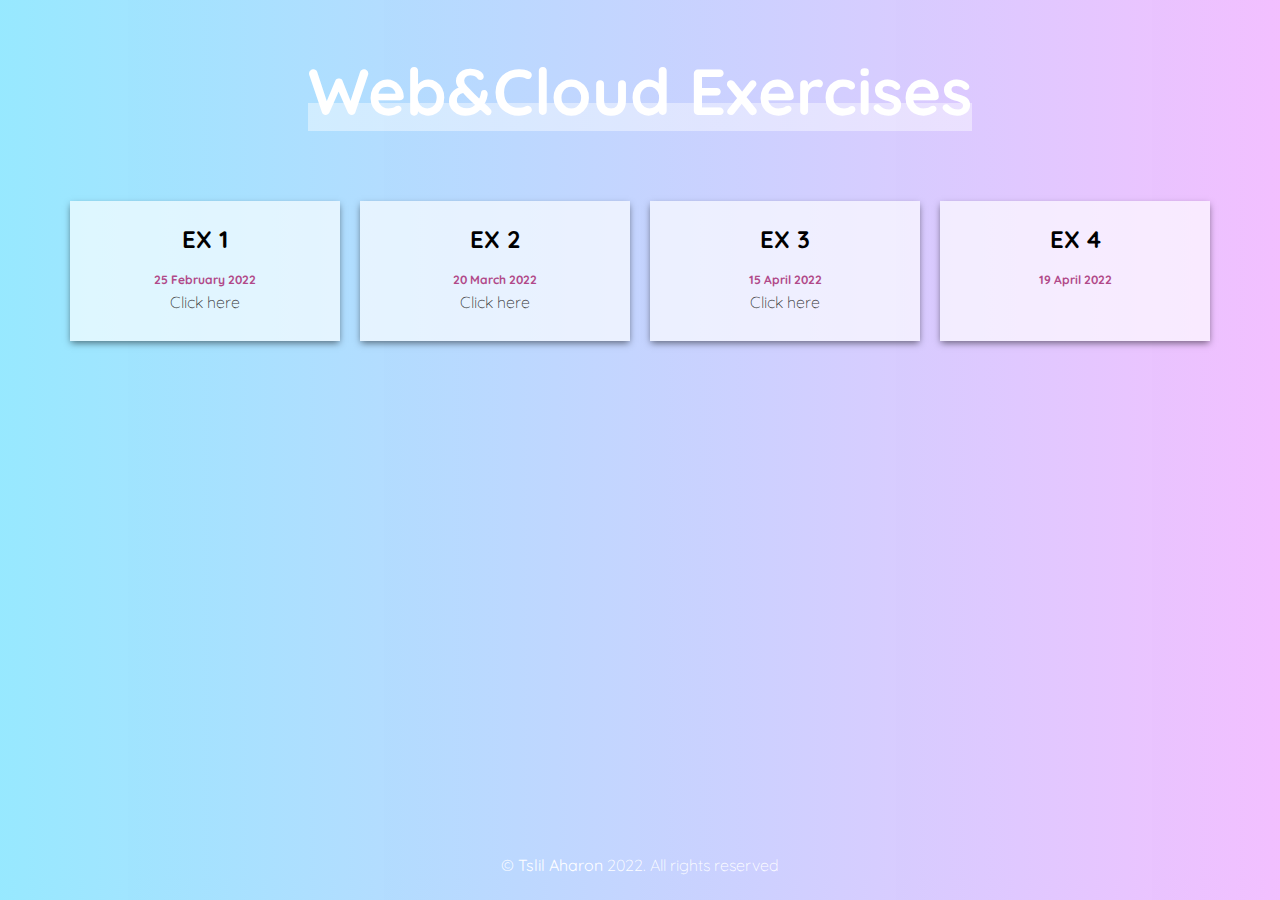
<file: index.html>
<!DOCTYPE html>
<html lang="en">

<head>
    <meta charset="UTF-8">
    <meta http-equiv="X-UA-Compatible" content="IE=edge">
    <meta name="viewport" content="width=device-width, initial-scale=1.0">
    <link rel="stylesheet" href="css/style.css">
    <link rel="icon" href="https://cdn-icons-png.flaticon.com/512/1062/1062228.png">
    <link rel="preconnect" href="https://fonts.googleapis.com">
    <link rel="preconnect" href="https://fonts.gstatic.com" crossorigin>
    <link href="https://fonts.googleapis.com/css2?family=Quicksand:wght@300&display=swap" rel="stylesheet">
    <title>Tslil Aharon - Exercises</title>
</head>

<body>
    <main class="parallax">
        <h1><span>Web&Cloud Exercises</span></h1>
        <section class="container">
            <article class="item">
                <div class="content">
                    <h3>EX 1</h3>
                    <p>25 February 2022</p>
                    <a href="http://se.shenkar.ac.il/students/2021-2022/web1/dev_12/exercises/ex1/index.html">Click here</a>
                </div>
            </article>
            <article class="item">
                <div class="content">
                    <h3>EX 2</h3>
                    <p>20 March 2022</p>
                    <a href="http://se.shenkar.ac.il/students/2021-2022/web1/dev_12/exercises/ex2/index.html">Click here</a>
                </div>
            </article>
            <article class="item">
                <div class="content">
                    <h3>EX 3</h3>
                    <p>15 April 2022</p>
                    <a href="http://se.shenkar.ac.il/students/2021-2022/web1/dev_12/exercises/ex3/index.html">Click here</a>
                </div>
            </article>
            <article class="item">
                <div class="content">
                    <h3>EX 4</h3>
                    <p>19 April 2022</p>
                    <!-- <a href="http://se.shenkar.ac.il/students/2021-2022/web1/dev_12/exercises/ex4/index.html">Click here</a> -->
                </div>
            </article>
        </section>
    </main>
    <footer>
        <p>© <b>Tslil Aharon</b> 2022. All rights reserved</p>
    </footer>
</body>

</html>
</file>
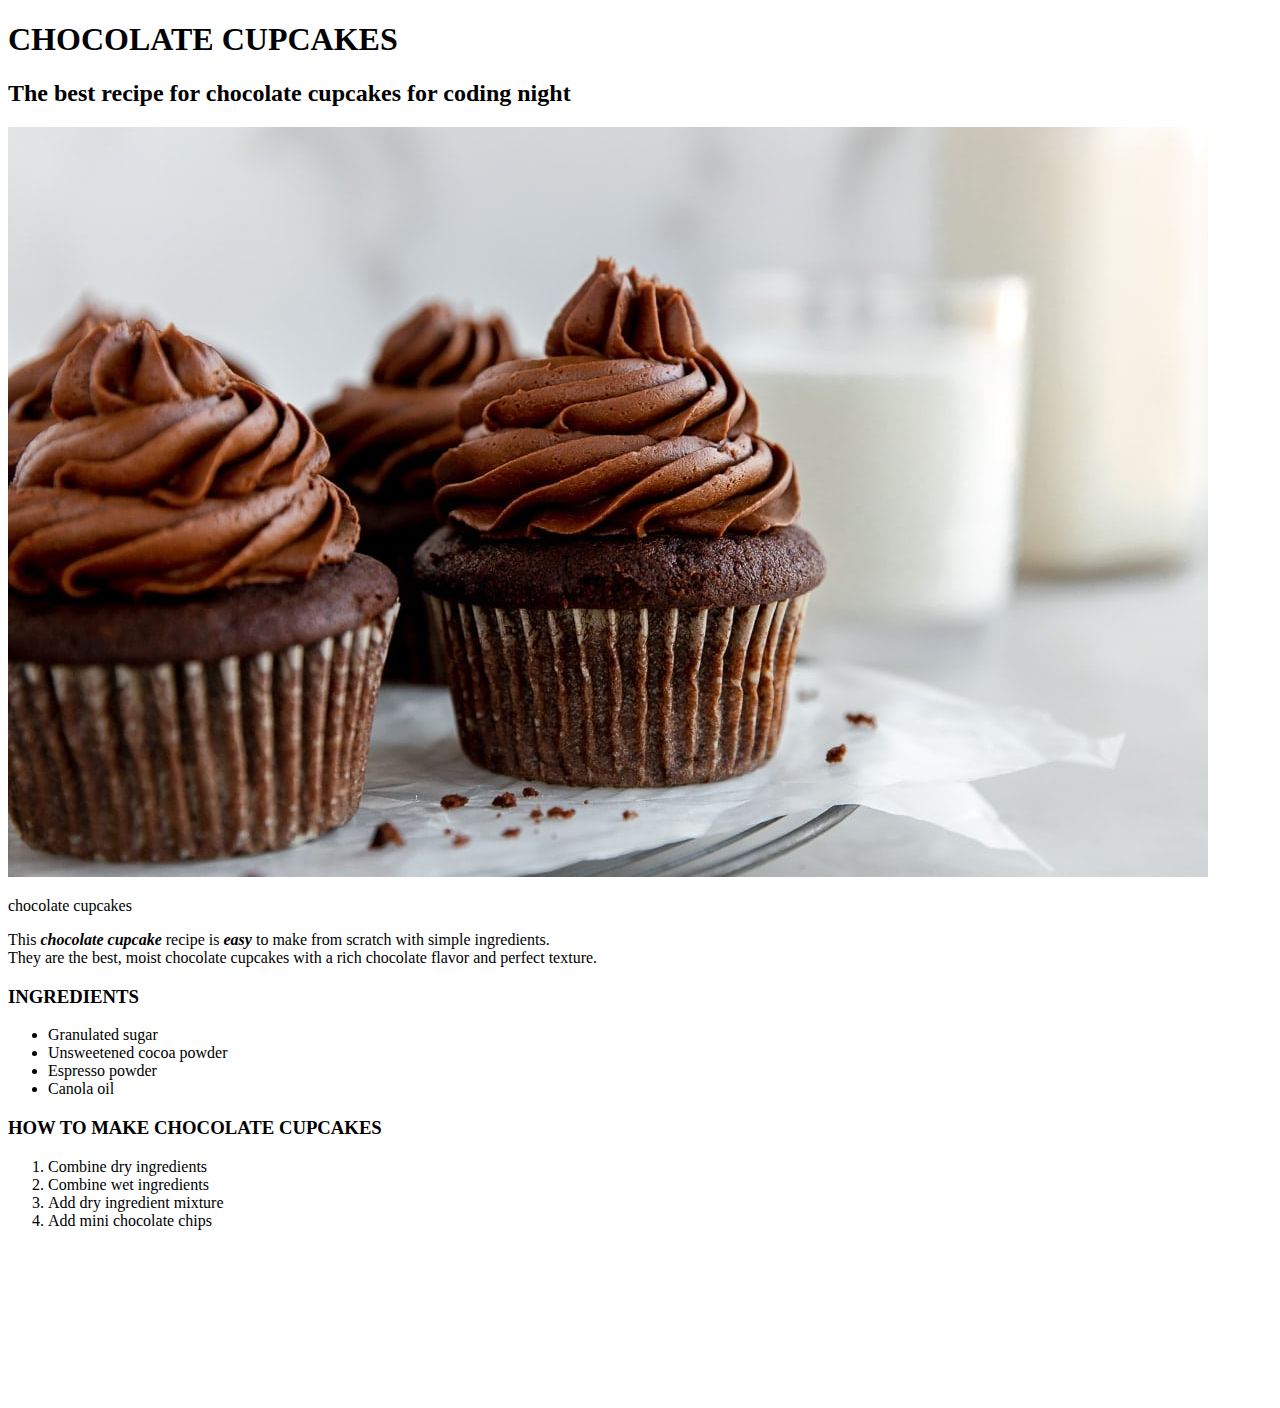
<file: exercises/ex1/index.html>
<!DOCTYPE html>
<html lang="en">

<head>
    <meta charset="UTF-8">
    <meta http-equiv="X-UA-Compatible" content="IE=edge">
    <meta name="viewport" content="width=device-width,initial-scale=1.0">
    <link rel="stylesheet" href="http://se.shenkar.ac.il/students/2021-2022/web1/assets/style.min.css">
    <title>Tslil Aharon</title>
</head>

<body>
    <section>
        <a class="logo" href="#"></a>
        <h1>CHOCOLATE CUPCAKES</h1>
        <h2>The best recipe for chocolate cupcakes for coding night</h2>
        <div>
            <img src="images/cupcake.jpg" alt="cupcakes" title="cupcakes" />
            <p class="ImgCaption">chocolate cupcakes</p>
        </div>
        <p>
            This <b><i>chocolate cupcake</i></b> recipe is <b><i>easy</i></b> to make from scratch with simple
            ingredients.
            <br>
            They are the best, moist chocolate cupcakes with a rich chocolate flavor and perfect texture.
        </p>
        <h3>INGREDIENTS</h3>
        <ul>
            <li>Granulated sugar</li>
            <li>Unsweetened cocoa powder</li>
            <li>Espresso powder </li>
            <li>Canola oil</li>
        </ul>
        <h3>HOW TO MAKE CHOCOLATE CUPCAKES</h3>
        <ol>
            <li>Combine dry ingredients</li>
            <li>Combine wet ingredients</li>
            <li>Add dry ingredient mixture</li>
            <li>Add mini chocolate chips</li>
        </ol>
        <iframe src="https://www.youtube.com/embed/demCt-E4-NM" title="YouTube video player"
            frameborder="0"
            allow="accelerometer; autoplay; clipboard-write; encrypted-media; gyroscope; picture-in-picture"
            allowfullscreen></iframe>
    </section>
</body>

</html>
</file>
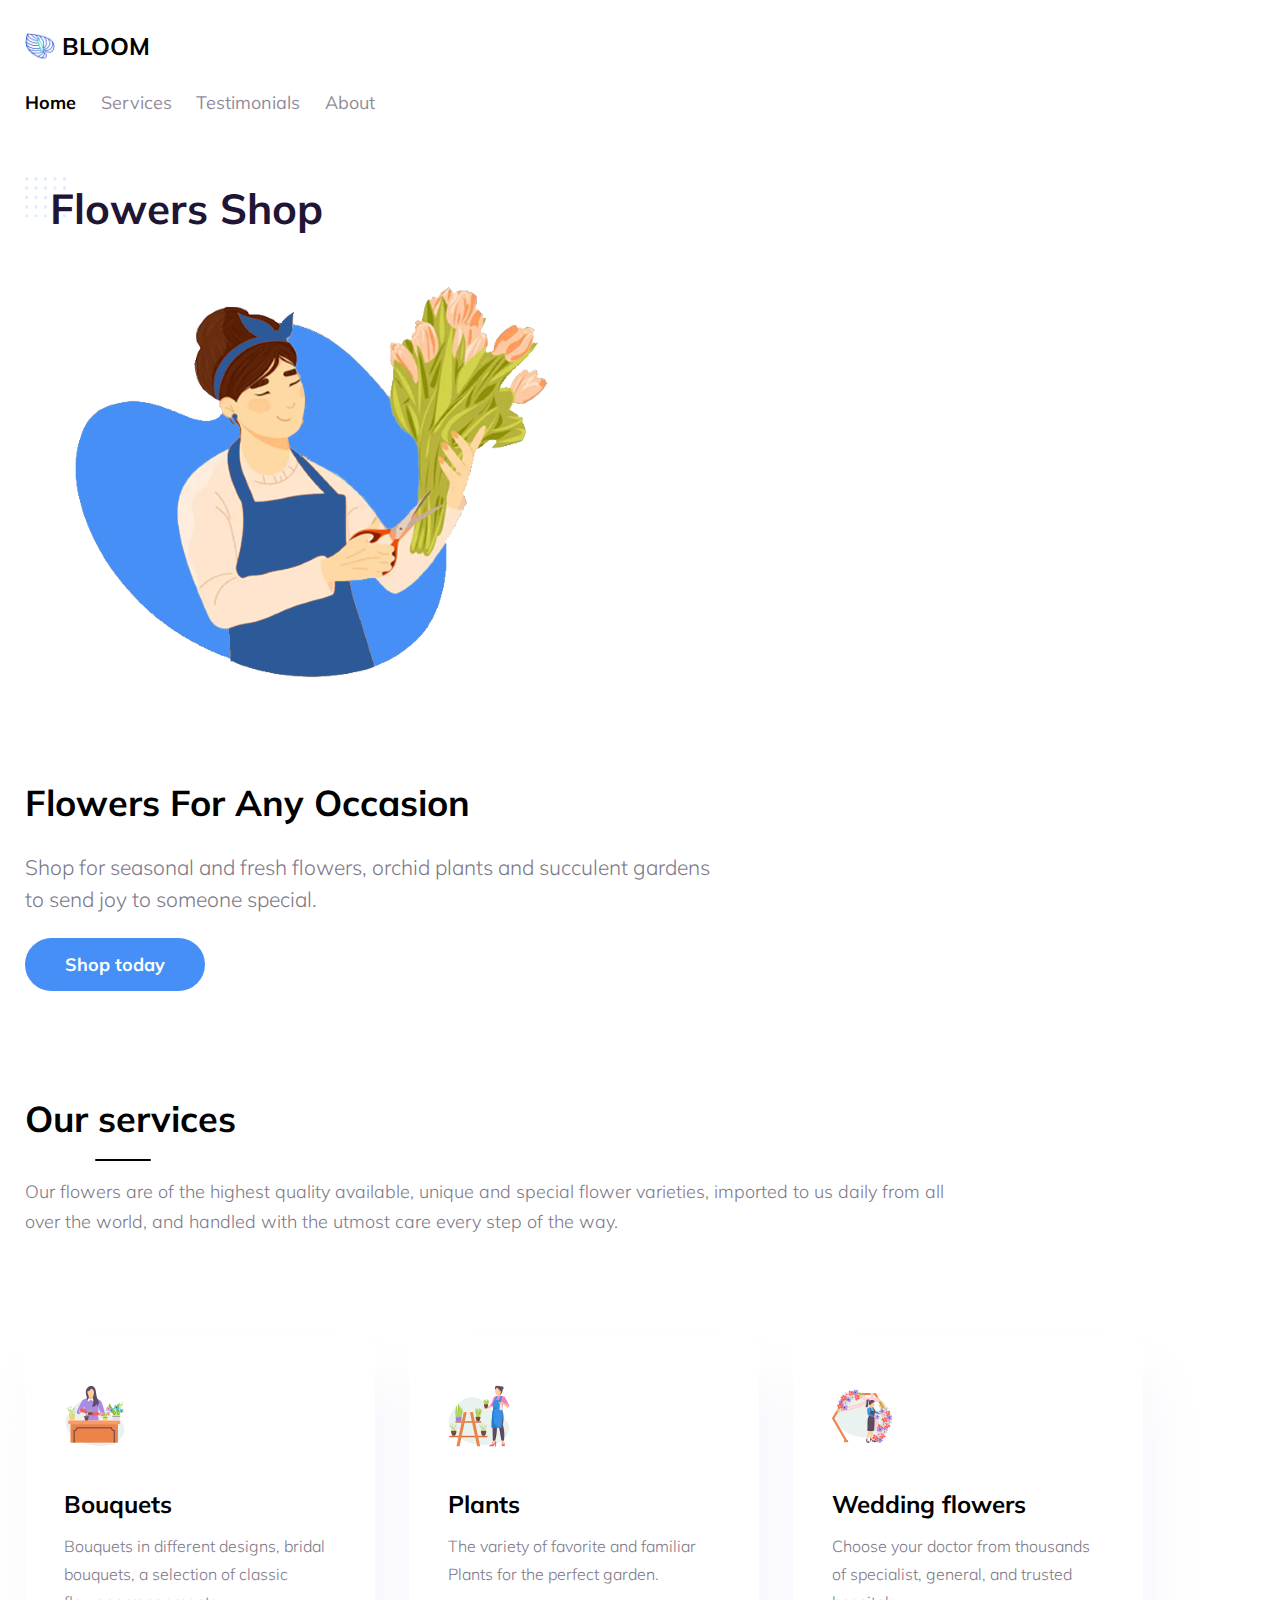
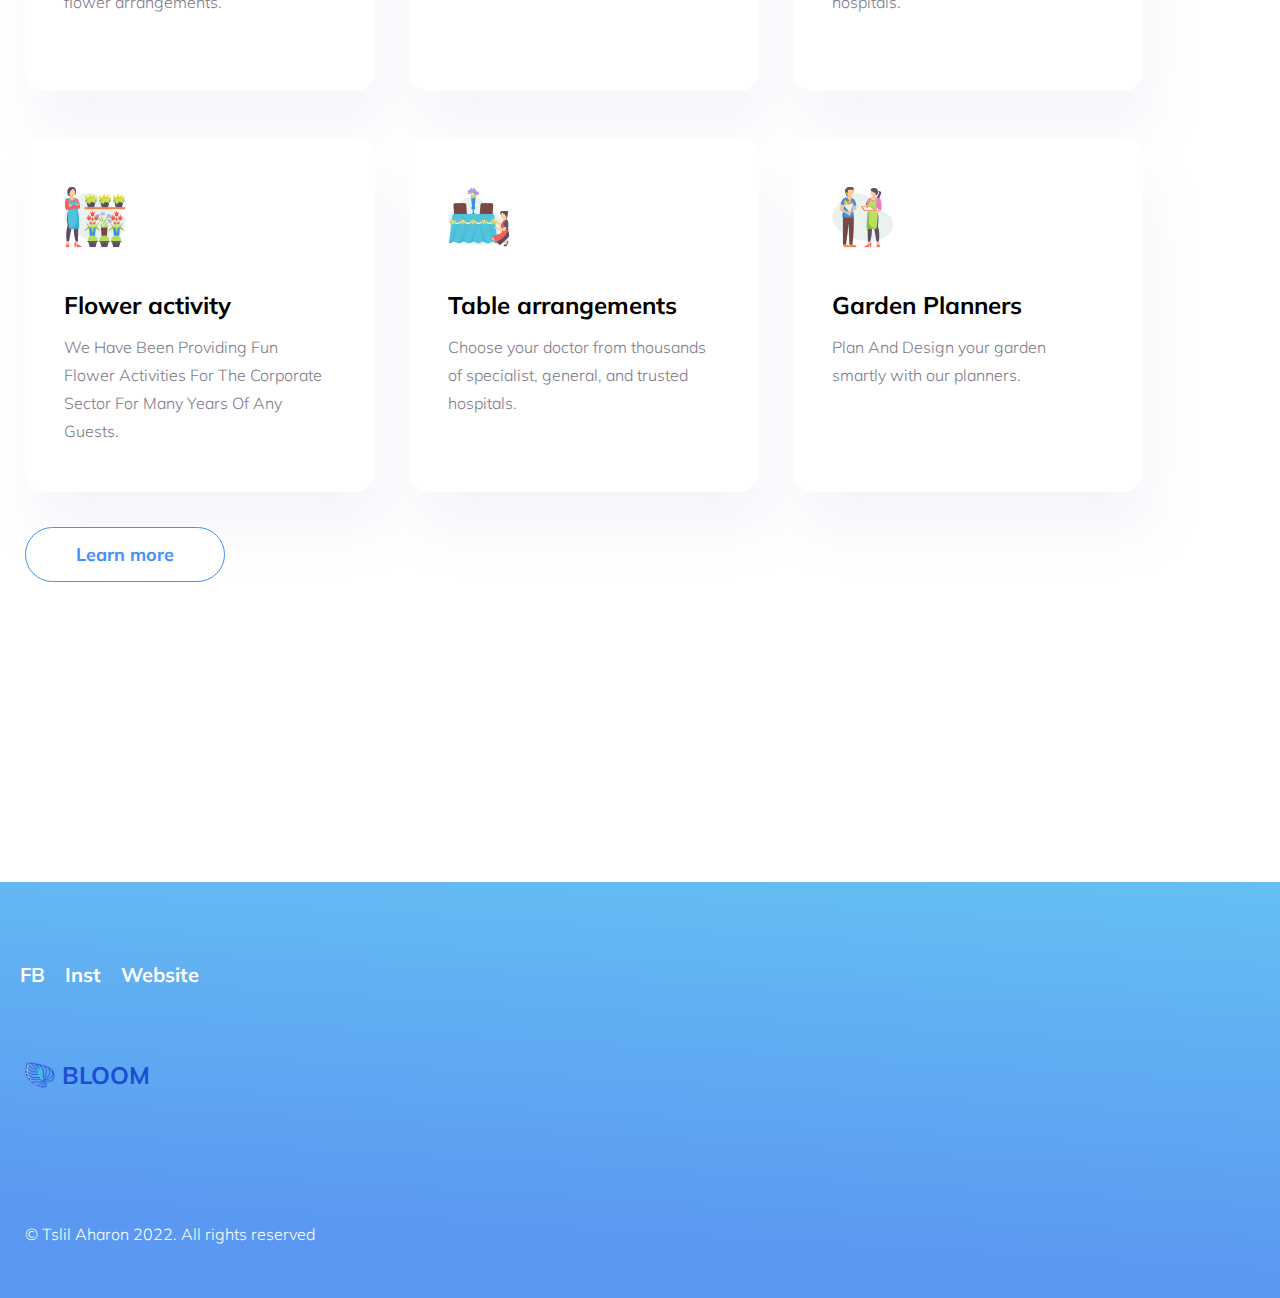
<file: exercises/ex2/index.html>
<!DOCTYPE html>
<html lang="en">

<head>
    <meta charset="UTF-8">
    <meta http-equiv="X-UA-Compatible" content="IE=edge">
    <meta name="viewport" content="width=device-width, initial-scale=1.0">
    <link rel="preconnect" href="https://fonts.googleapis.com">
    <link rel="preconnect" href="https://fonts.gstatic.com" crossorigin>
    <link href="https://fonts.googleapis.com/css2?family=Lato:wght@100;300&family=Mulish:wght@200&display=swap"
        rel="stylesheet">
    <link rel="stylesheet" href="css/style.css">
    <link rel="icon" href="images/anthurium.png">
    <title>Bloom - flowers shop</title>
</head>


<body>
    <header>
        <a href="index.html" id="logo" class="logo-style">
            <span>Bloom</span>
        </a>
        <nav>
            <article>
                <a href="#" class="selected">Home</a>
                <a href="#services-section">Services</a>
                <a href="testimonials.html">Testimonials</a>
                <a href="#hero-section">About</a>
            </article>
        </nav>
    </header>
    <main>
        <section id="hero-section">
            <article>
                <div class="title-background">
                    <h1>Flowers Shop</h1>
                </div>
                <img src="images/hero.png" alt="hero" title="hero" />
                <h2>Flowers For Any Occasion</h2>
                <p>Shop for seasonal and fresh flowers, orchid plants and succulent gardens to send joy to someone
                    special.</p>
                <a class="hero-btn" href="#">Shop today</a>
            </article>
        </section>
        <section id="services-section">
            <section>
                <h2>Our services</h2>
                <p>Our flowers are of the highest quality available, unique and special flower varieties, imported to us
                    daily from all over the world, and handled with the utmost care every step of the way.</p>
            </section>
            <section class="service-container">
                <a class="item">
                    <div class="imgBox">
                        <img src="images/plant-pot.png" alt="img" title="img" />
                    </div>
                    <div class="content">
                        <h3>Bouquets</h3>
                        <p>Bouquets in different designs, bridal bouquets, a selection of classic flower arrangements.
                        </p>
                    </div>
                </a>
                <a class="item">
                    <div class="imgBox">
                        <img src="images/florist.png" alt="img" title="img" />
                    </div>
                    <div class="content">
                        <h3>Plants</h3>
                        <p>The variety of favorite and familiar Plants for the perfect garden.</p>
                    </div>
                </a>
                <a class="item">
                    <div class="imgBox">
                        <img src="images/wedding-arch.png" alt="img" title="img" />
                    </div>
                    <div class="content">
                        <h3>Wedding flowers</h3>
                        <p>Choose your doctor from thousands of specialist, general, and trusted hospitals.</p>
                    </div>
                </a>
                <a class="item">
                    <div class="imgBox">
                        <img src="images/house-plants.png" alt="img" title="img" />
                    </div>
                    <div class="content">
                        <h3>Flower activity</h3>
                        <p>We Have Been Providing Fun Flower Activities For The Corporate Sector For Many Years Of Any
                            Guests.</p>
                    </div>
                </a>
                <a class="item">
                    <div class="imgBox">
                        <img src="images/table.png" alt="img" title="img" />
                    </div>
                    <div class="content">
                        <h3>Table arrangements</h3>
                        <p>Choose your doctor from thousands of specialist, general, and trusted hospitals.</p>
                    </div>
                </a>
                <a class="item">
                    <div class="imgBox">
                        <img src="images/bouquet.png" alt="img" title="img" />
                    </div>
                    <div class="content">
                        <h3>Garden Planners</h3>
                        <p>Plan And Design your garden smartly with our planners.</p>
                    </div>
                </a>
            </section>
            <a class="services-btn" href="#">Learn more</a>
        </section>
    </main>

    <footer>
        <section>
            <a href="https://www.facebook.com/FloraBloomtlv/">FB</a>
            <a href="https://www.instagram.com/flora_bloom.flowers/">Inst</a>
            <a href="https://florabloom.co.il/">Website</a>
        </section>
        <a href="index.html" class="logo-style">
            <span>Bloom</span>
        </a>
        <p>© Tslil Aharon 2022. All rights reserved</p>
    </footer>

</body>

</html>
</file>
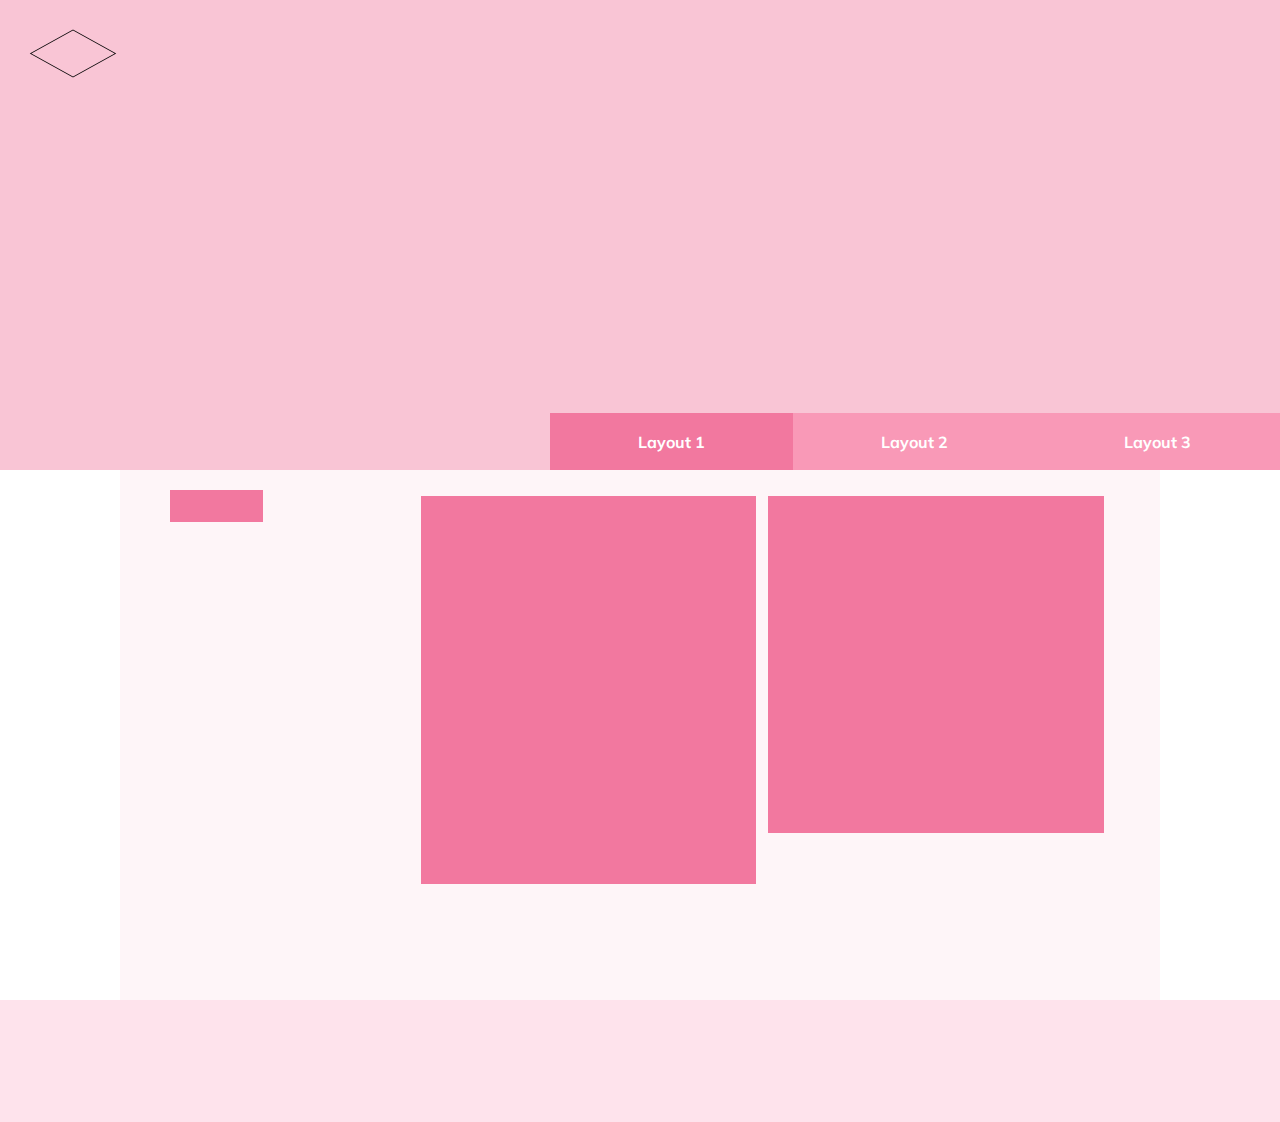
<file: exercises/ex3/index.html>
<!DOCTYPE html>
<html lang="en">

<head>
    <meta charset="UTF-8">
    <meta http-equiv="X-UA-Compatible" content="IE=edge">
    <meta name="viewport" content="width=device-width, initial-scale=1.0">

    <title>Layout 1 - Tslil Aharon</title>

    <link rel="preconnect" href="https://fonts.googleapis.com">
    <link rel="preconnect" href="https://fonts.gstatic.com" crossorigin>
    <link href="https://fonts.googleapis.com/css2?family=Mulish:wght@200&display=swap" rel="stylesheet">
    <link rel="stylesheet" href="css/style.css">
    <link rel="icon" href="images/layout.png">

</head>

<body id="layout1">
    <header>
        <a href="index.html">
            <img src="images/rhombus.png">
        </a>
        <div>
            <nav>
                <ul>
                    <li class="selected"><a href="index.html">Layout 1</a></li>
                    <li><a href="index2.html">Layout 2</a></li>
                    <li><a href="index3.html">Layout 3</a></li>
                </ul>
            </nav>
        </div>
    </header>
    <section class="wrapper">
        <main>
            <section>
                <article></article>
                <article></article>
                <article></article>
            </section>
        </main>
    </section>
    <footer></footer>
</body>

</html>
</file>
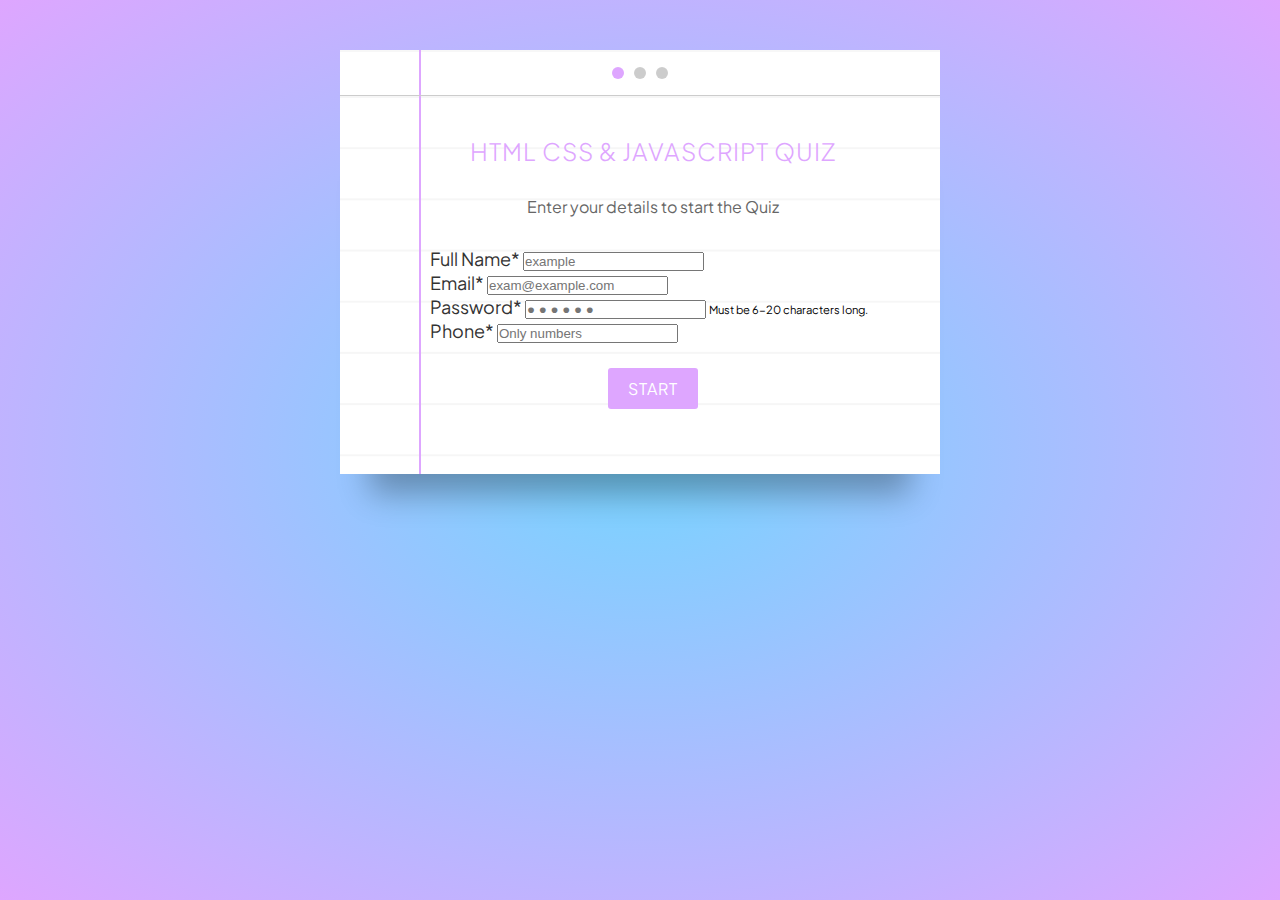
<file: exercises/ex4/index.html>
<!DOCTYPE html>
<html lang="en" id="Firstform">

<head>
    <meta charset="UTF-8">
    <meta http-equiv="X-UA-Compatible" content="IE=edge">
    <meta name="viewport" content="width=device-width, initial-scale=1.0">
    <title>Form</title>
    <link rel="preconnect" href="https://fonts.googleapis.com">
    <link rel="preconnect" href="https://fonts.gstatic.com" crossorigin>
    <link href="https://fonts.googleapis.com/css2?family=Plus+Jakarta+Sans:wght@200&display=swap" rel="stylesheet">
    <link href="https://cdn.jsdelivr.net/npm/bootstrap@5.1.3/dist/css/bootstrap.min.css" rel="stylesheet"
        integrity="sha384-1BmE4kWBq78iYhFldvKuhfTAU6auU8tT94WrHftjDbrCEXSU1oBoqyl2QvZ6jIW3" crossorigin="anonymous">
    <link href="https://fonts.googleapis.com/css2?family=Monoton&display=swap" rel="stylesheet">

    <script src="https://cdn.jsdelivr.net/npm/bootstrap@5.1.3/dist/js/bootstrap.bundle.min.js"
        integrity="sha384-ka7Sk0Gln4gmtz2MlQnikT1wXgYsOg+OMhuP+IlRH9sENBO0LRn5q+8nbTov4+1p" crossorigin="anonymous">
    </script>
    <script src="https://ajax.googleapis.com/ajax/libs/jquery/3.2.1/jquery.min.js"></script>
    <link rel="icon" href="assets/images/icon.png">
    <link rel="stylesheet" href="css/style.css">
</head>


<body>
    <form id="form1" action="http://se.shenkar.ac.il/teach/web1/get_form3.php" method="GET">
        <div class="modal-wrap">
            <div class="modal-header"><span class="is-active"></span><span></span><span></span></div>
            <div class="modal-bodies">

                <div class="modal-body modal-body-step-1 is-showing">
                    <div class="title">HTML CSS & JavaScript Quiz</div>
                    <div class="description">Enter your details to start the Quiz</div>
                    <div class="row g-3">
                        <div class="col-md-12">
                            <label for="inputName" class="form-label">Full Name*</label>
                            <input type="text" class="form-control" pattern="/^(?!.{51,})(\w+\s+\w+ ?)$/" id="inputName"
                                name="fullName" placeholder="example" required>
                        </div>
                        <div class="col-md-12">
                            <label for="inputEmail" class="form-label">Email*</label>
                            <input type="email" class="form-control" name="mail" id="inputEmail"
                                placeholder="exam@example.com" required>
                        </div>
                        <div class="col-md-12">
                            <label for="inputPassword" class="form-label">Password*</label>
                            <input type="password" id="inputPassword" class="form-control"
                                aria-describedby="passwordHelpInline" name="pass" minlength="8" maxlength="20"
                                placeholder="● ● ● ● ● ●" required>
                            <span id="passwordHelp" class="form-text">
                                Must be 6-20 characters long.
                            </span>
                        </div>

                        <div class="col-md-12">
                            <label for="inputPhone" class="form-label">Phone*</label>
                            <input type="tel" class="form-control" pattern="[0]{1}[0-9]{9}" name="phone" id="inputPhone"
                                placeholder="Only numbers" required>
                        </div>

                        <div class="text-center">
                            <div class="button">Start</div>
                        </div>
                    </div>
                </div>

                <div class="modal-body modal-body-step-2">
                    <div class="title">Step 1</div>
                    <div class="row g-3">
                        <div class="col-md-12">
                            <label for="inputAddress2" class="form-label">
                                From which Website do you get the most information on Web Development?</label>
                            <input type="url" class="form-control" name="website" id="inputWebsite"
                                placeholder="www.example.com" required>
                        </div>

                        <div class="col-md-12">
                            <label for="inputAddress" class="form-label">
                                What the HTML element is used for inserting a line break?
                            </label>
                            <input type="text" class="form-control" name="address" id="inputAddress"
                                placeholder="&#60 >">
                        </div>

                        <fieldset class="form-group">
                            <div class="row">
                                <label for="inputCheck" class="form-label">What are the two correct ways to write a
                                    JavaScript array? </label>
                                <div class="col-sm-10">
                                    <div class="form-check form-check-inline">
                                        <input class="form-check-input" name="interests[]" type="checkbox" value="1"
                                            id="Check1">
                                        <label class="form-check-label" for="Check1">
                                            let colors = new Array("red", "green", "blue");
                                        </label>
                                    </div>

                                    <div class="form-check form-check-inline">
                                        <input class="form-check-input" name="interests[]" type="checkbox" value="2"
                                            id="Check2">
                                        <label class="form-check-label" for="Check2">
                                            let colors = (1:"red", 2:"green", 3:"blue")
                                        </label>
                                    </div>

                                    <div class="form-check form-check-inline">
                                        <input class="form-check-input" name="interests[]" type="checkbox" value="3"
                                            id="Check3">
                                        <label class="form-check-label" for="Check3">
                                            let colors = ["red", "green", "blue"]
                                        </label>
                                    </div>
                                </div>
                        </fieldset>

                        <div class="text-center">
                            <div id="next" class="button">Next</div>
                        </div>
                    </div>
                </div>

                <div class="modal-body modal-body-step-3">
                    <div class="title">Step 2</div>
                    <div class="row g-3">
                        <div class="col-md-12">
                            <label for="inputCity" class="form-label">Inside which HTML element do we put the
                                JavaScript?</label>
                            <select class="form-select" name="temper" aria-label="Default select example" required>
                                <option selected>Select an option</option>
                                <option value="1"> &#60 javascript> </option>
                                <option value="2"> &#60 js></option>
                                <option value="3"> &#60 script></option>
                                <option value="3"> &#60 scripting></option>
                            </select>
                        </div>

                        <div class="col-md-12">
                            <label for="inputAge" class="form-label">What will the code below output to the
                                console?</label>
                            <label for="inputAge" class="form-label">console.log(178 % 38);</label>
                            <input type="number" class="form-control" name="age" id="inputAge" min="21" max="28"
                                placeholder="21-28" required>
                        </div>

                        <div class="col-md-12">
                            <label for="inputCity" class="form-label">How can you open a link in a new tab/browser
                                window?</label>
                            <input type="text" class="form-control" name="coffee" id="inputCoffee"
                                placeholder="&#60 a href=url target=... >" required>
                        </div>

                        <fieldset class="form-group">
                            <div class="row">
                                <label for="inputGender" class="form-label">Inline elements are normally displayed
                                    without starting a new line.
                                </label>
                                <div class="col-sm-10">
                                    <div class="form-check form-check-inline">
                                        <input class="form-check-input" name="gender" type="radio" id="gridRadios1"
                                            value="female" checked>
                                        <label class="form-check-label" for="gridRadios1">
                                            True
                                        </label>
                                    </div>
                                    <div class="form-check form-check-inline">
                                        <input class="form-check-input" name="gender" type="radio" id="gridRadios2"
                                            value="male">
                                        <label class="form-check-label" for="gridRadios2">
                                            False
                                        </label>
                                    </div>
                                </div>
                            </div>
                        </fieldset>
                        <div class="text-center">
                            <div class="button">Done!</div>
                        </div>
                    </div>
                </div>
            </div>
        </div>
        <div class="row g-3">
            <div class="text-center">
                <input class="rerun-button btn" type="submit" name="send" value="Send" id="send" >
            </div>
        </div>
    </form>
    <script src="js/script.js"></script>
</body>

</html>
</file>
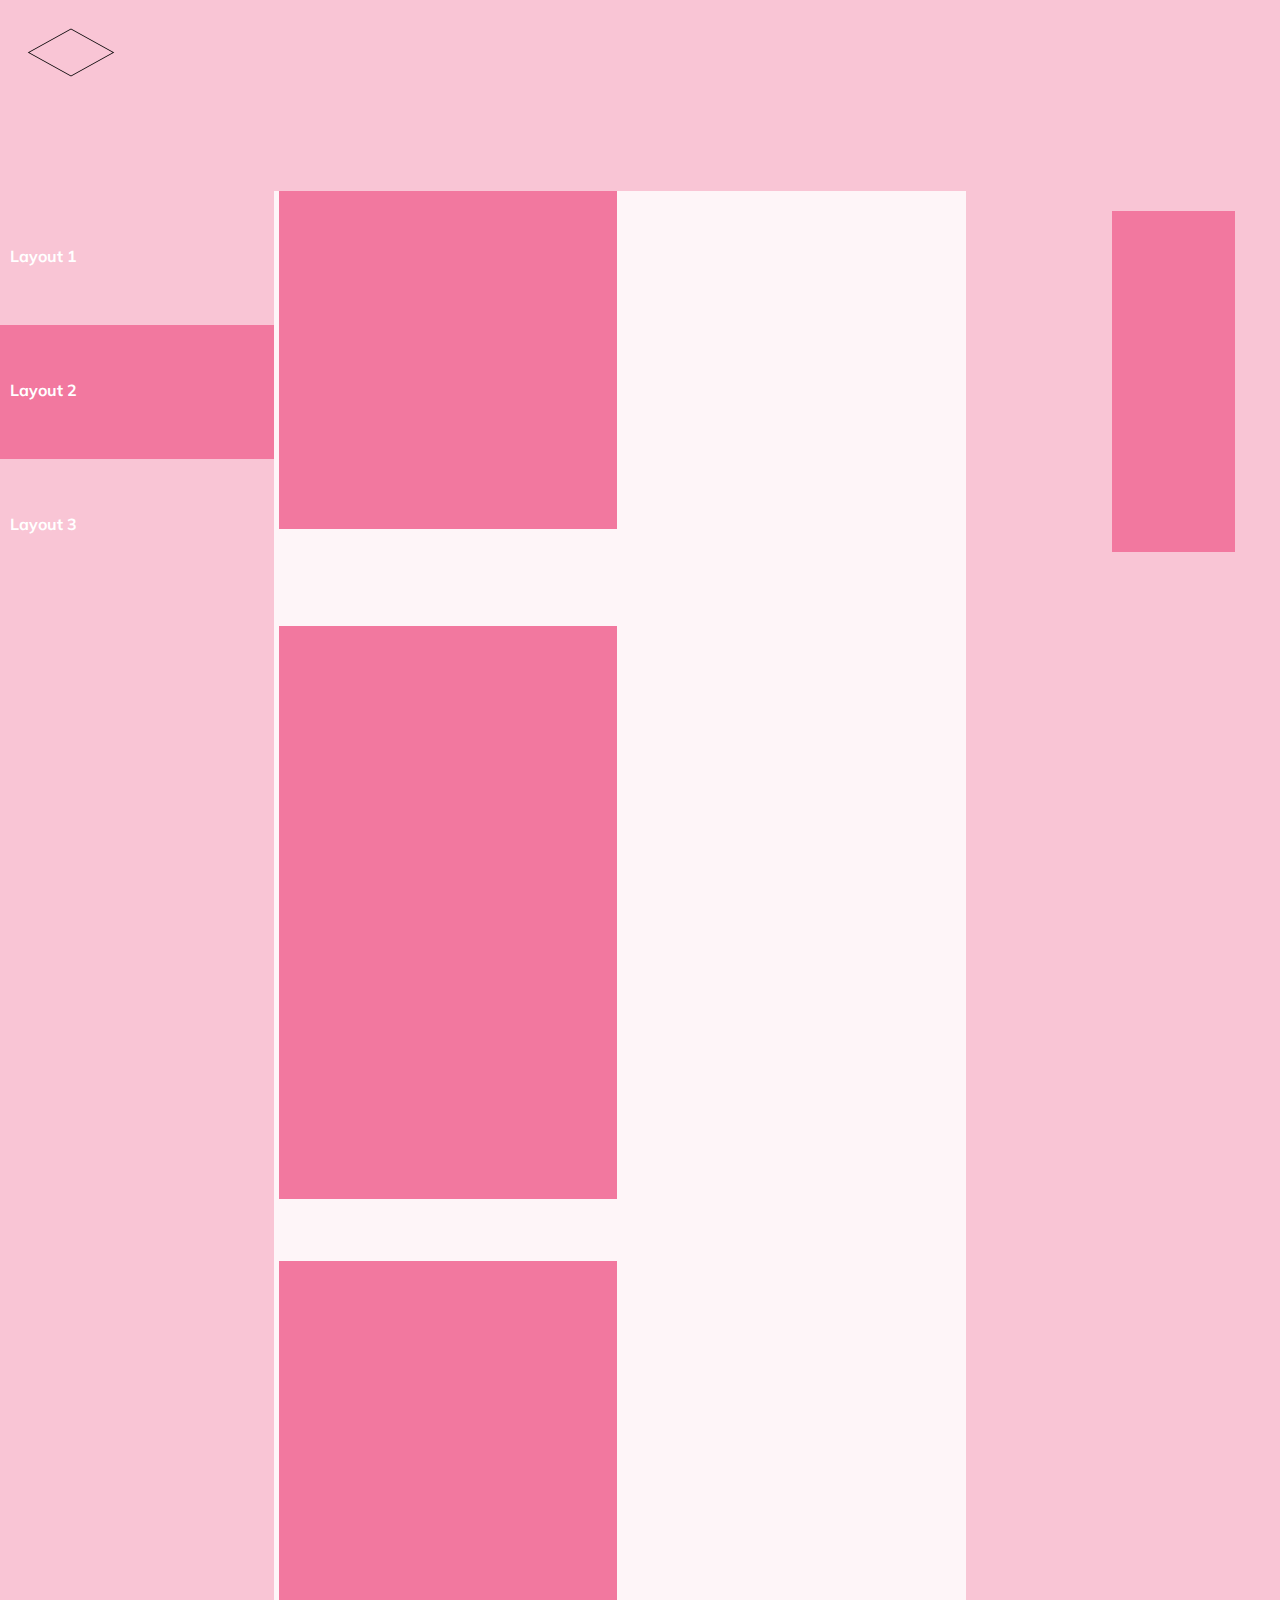
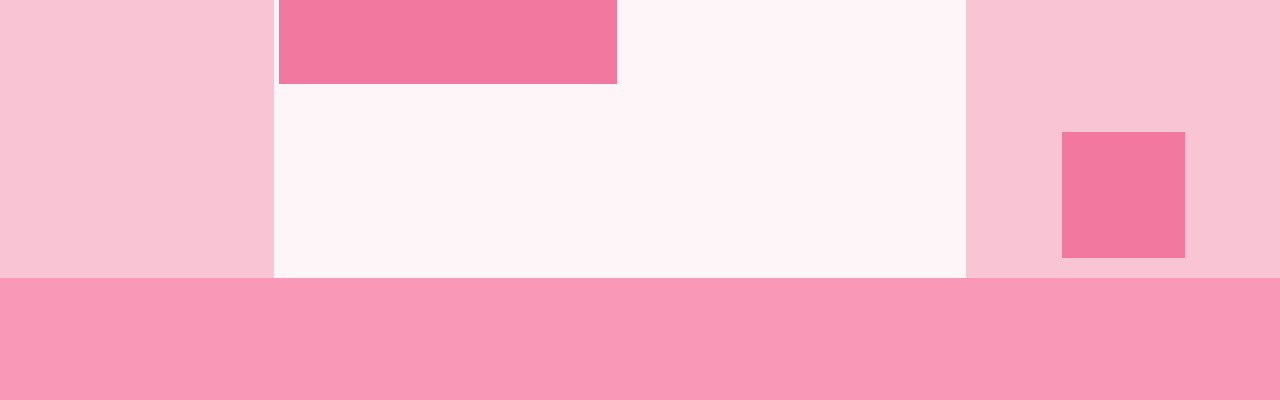
<file: exercises/ex3/index2.html>
<!DOCTYPE html>
<html lang="en">

<head>
    <meta charset="UTF-8">
    <meta http-equiv="X-UA-Compatible" content="IE=edge">
    <meta name="viewport" content="width=device-width, initial-scale=1.0">

    <title>Layout 2 - Tslil Aharon</title>

    <link rel="preconnect" href="https://fonts.googleapis.com">
    <link rel="preconnect" href="https://fonts.gstatic.com" crossorigin>
    <link href="https://fonts.googleapis.com/css2?family=Mulish:wght@200&display=swap" rel="stylesheet">
    <link rel="stylesheet" href="css/style.css">
</head>

<body id="layout2">
    <header>
        <a href="index.html">
            <img src="images/rhombus.png">
        </a>
    </header>
    <main>
        <section class="wrapper">
            <nav>
                <ul>
                    <li><a href="index.html">Layout 1</a></li>
                    <li class="selected"><a href="index2.html">Layout 2</a></li>
                    <li><a href="index3.html">Layout 3</a></li>
                </ul>
            </nav>
            <section>
                <article></article>
                <article></article>
                <article></article>
                <article></article>
                <article></article>
            </section>
            <aside>
                <section>
                    <article></article>
                    <article></article>
                </section>
            </aside>
        </section>
    </main>
    <footer></footer>
</body>

</html>
</file>
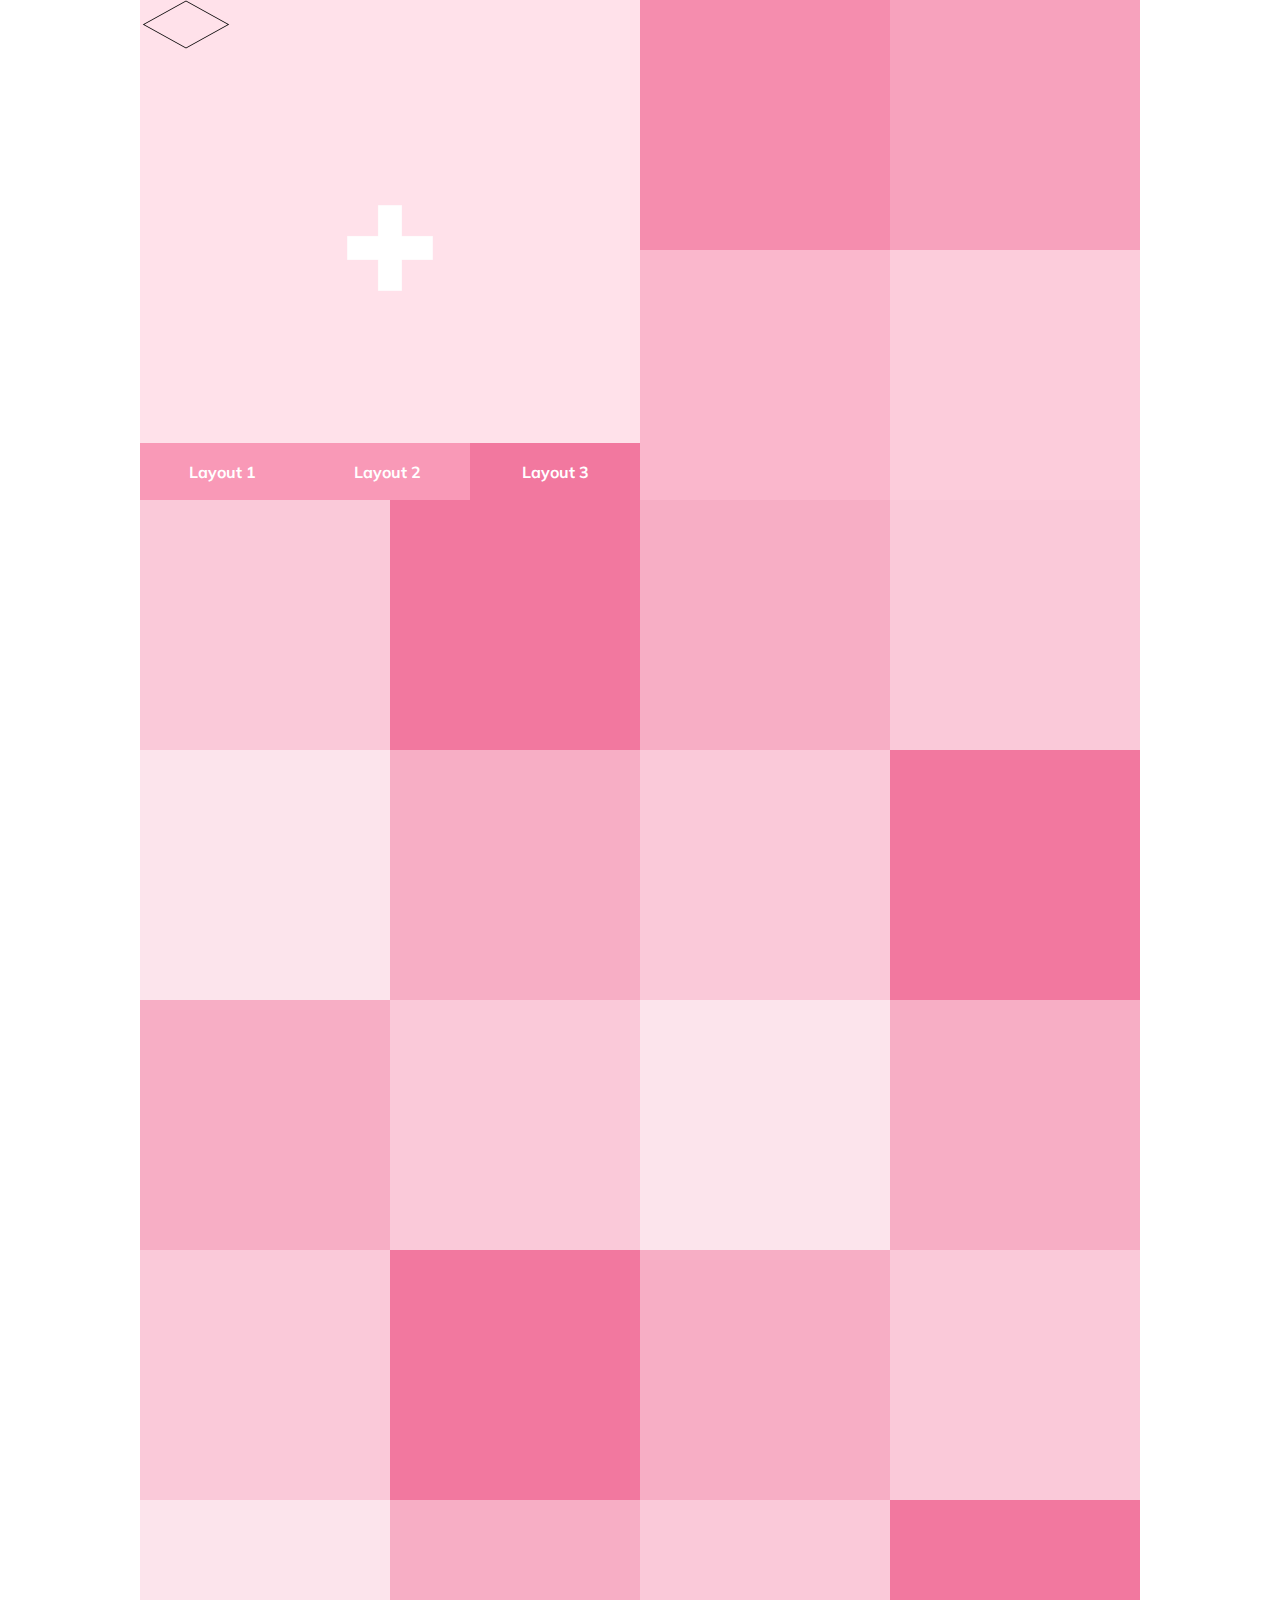
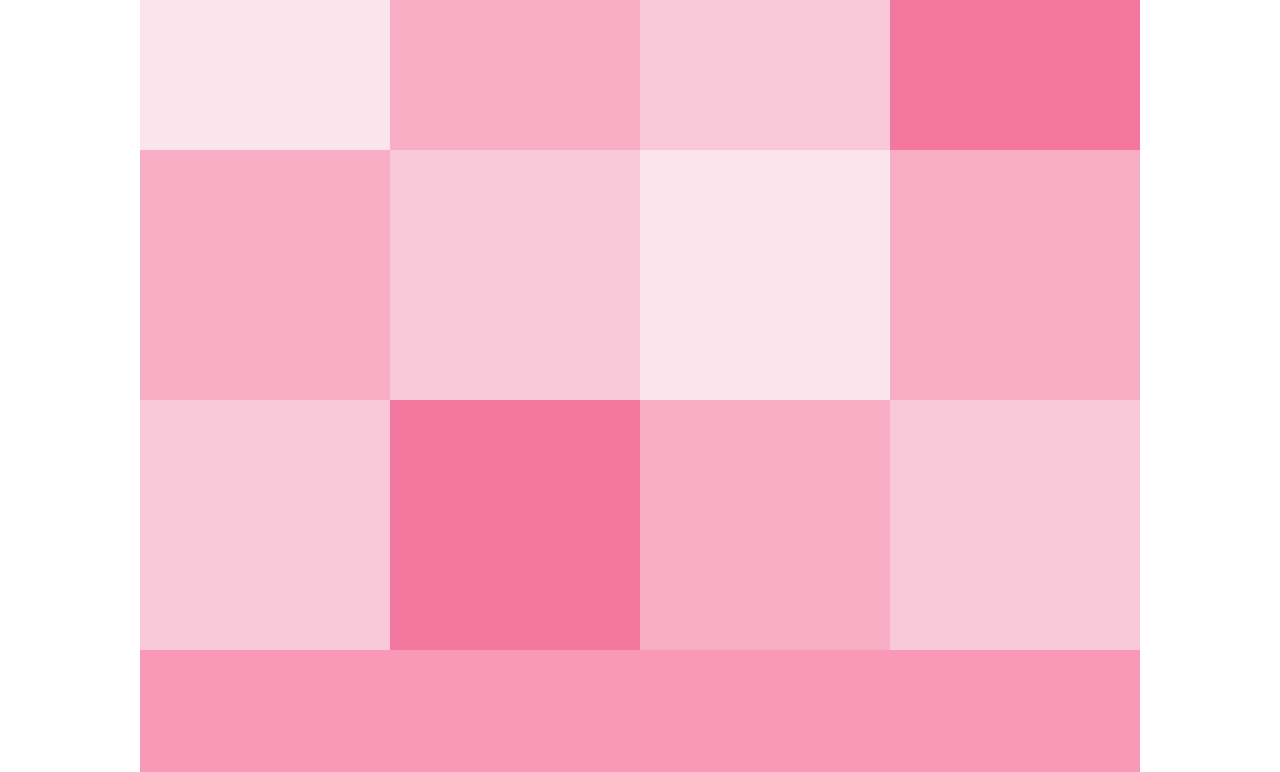
<file: exercises/ex3/index3.html>
<!DOCTYPE html>
<html lang="en">

<head>
    <meta charset="UTF-8">
    <meta http-equiv="X-UA-Compatible" content="IE=edge">
    <meta name="viewport" content="width=device-width, initial-scale=1.0">

    <title>Layout 3 - Tslil Aharon</title>

    <script src="https://ajax.googleapis.com/ajax/libs/jquery/3.2.1/jquery.min.js"></script>

    <link rel="preconnect" href="https://fonts.googleapis.com">
    <link rel="preconnect" href="https://fonts.gstatic.com" crossorigin>
    <link href="https://fonts.googleapis.com/css2?family=Mulish:wght@200&display=swap" rel="stylesheet">
    <link rel="stylesheet" href="css/style.css">
</head>

<body id="layout3">
    <section class="wrapper">
        <header>
            <section>
                <a href="index.html">
                    <img src="images/rhombus.png">
                </a>
                <div>
                    <a id="plus">
                        <img src="images/Iplus.png">
                    </a>
                </div>
                <nav>
                    <ul>
                        <li><a href="index.html">Layout 1</a></li>
                        <li><a href="index2.html">Layout 2</a></li>
                        <li class="selected"><a href="index3.html">Layout 3</a></li>
                    </ul>
                </nav>
            </section>
            <aside>
                <article></article>
                <article></article>
                <article></article>
                <article></article>
            </aside>
        </header>
        <main>
            <section id="boxes">
            </section>
        </main>
        <footer></footer>
    </section>
    <script src="js/script.js"></script>
</body>

</html>
</file>
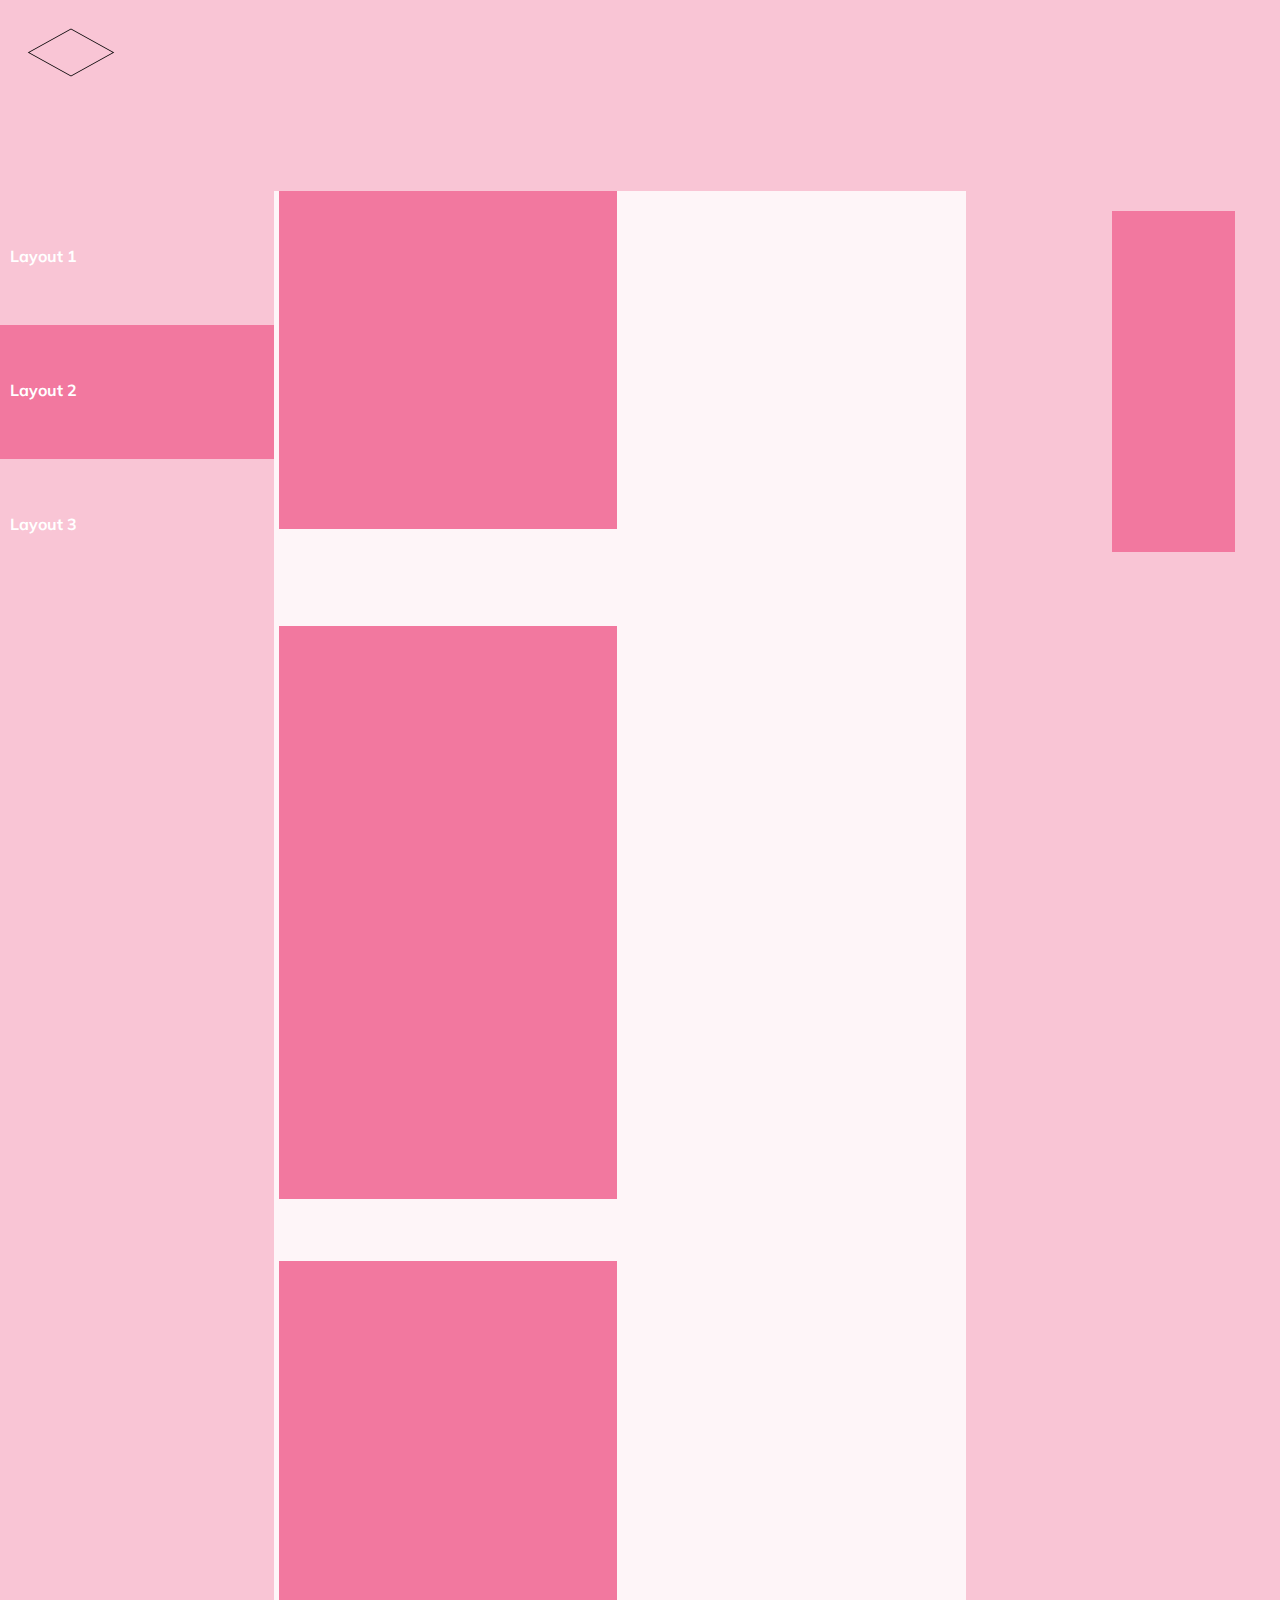
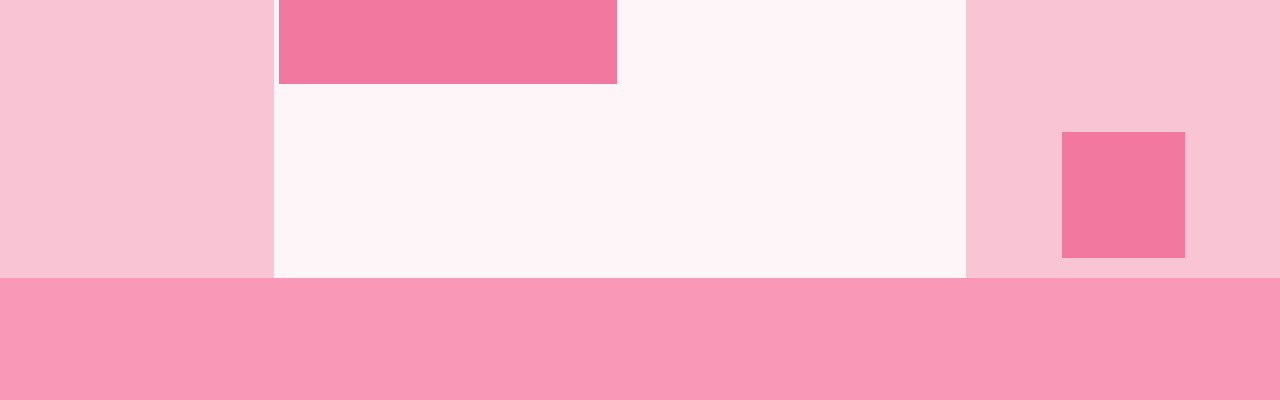
<file: exercises/ex3/layout2.html>
<!DOCTYPE html>
<html lang="en">

<head>
    <meta charset="UTF-8">
    <meta http-equiv="X-UA-Compatible" content="IE=edge">
    <meta name="viewport" content="width=device-width, initial-scale=1.0">
    <link rel="stylesheet" href="css/style.css">
    <link rel="preconnect" href="https://fonts.googleapis.com">
    <link rel="preconnect" href="https://fonts.gstatic.com" crossorigin>
    <link href="https://fonts.googleapis.com/css2?family=Lato:wght@100;300&family=Mulish:wght@200&display=swap"
        rel="stylesheet">
    <link rel="icon" href="images/layout.png">
    <title>Layout 2 - Tslil Aharon</title>
</head>

<body id="layout2">
    <header>
        <a href="index.html">
            <img src="images/rhombus.png">
        </a>
    </header>
    <main>
        <section class="wrapper">
            <nav>
                <ul>
                    <li><a href="index.html">Layout 1</a></li>
                    <li class="selected"><a href="layout2.html">Layout 2</a></li>
                    <li><a href="layout3.html">Layout 3</a></li>
                </ul>
            </nav>
            <section>
                <article></article>
                <article></article>
                <article></article>
                <article></article>
                <article></article>
            </section>
            <aside>
                <section>
                    <article></article>
                    <article></article>
                </section>
            </aside>
        </section>
    </main>
    <footer></footer>
</body>

</html>
</file>
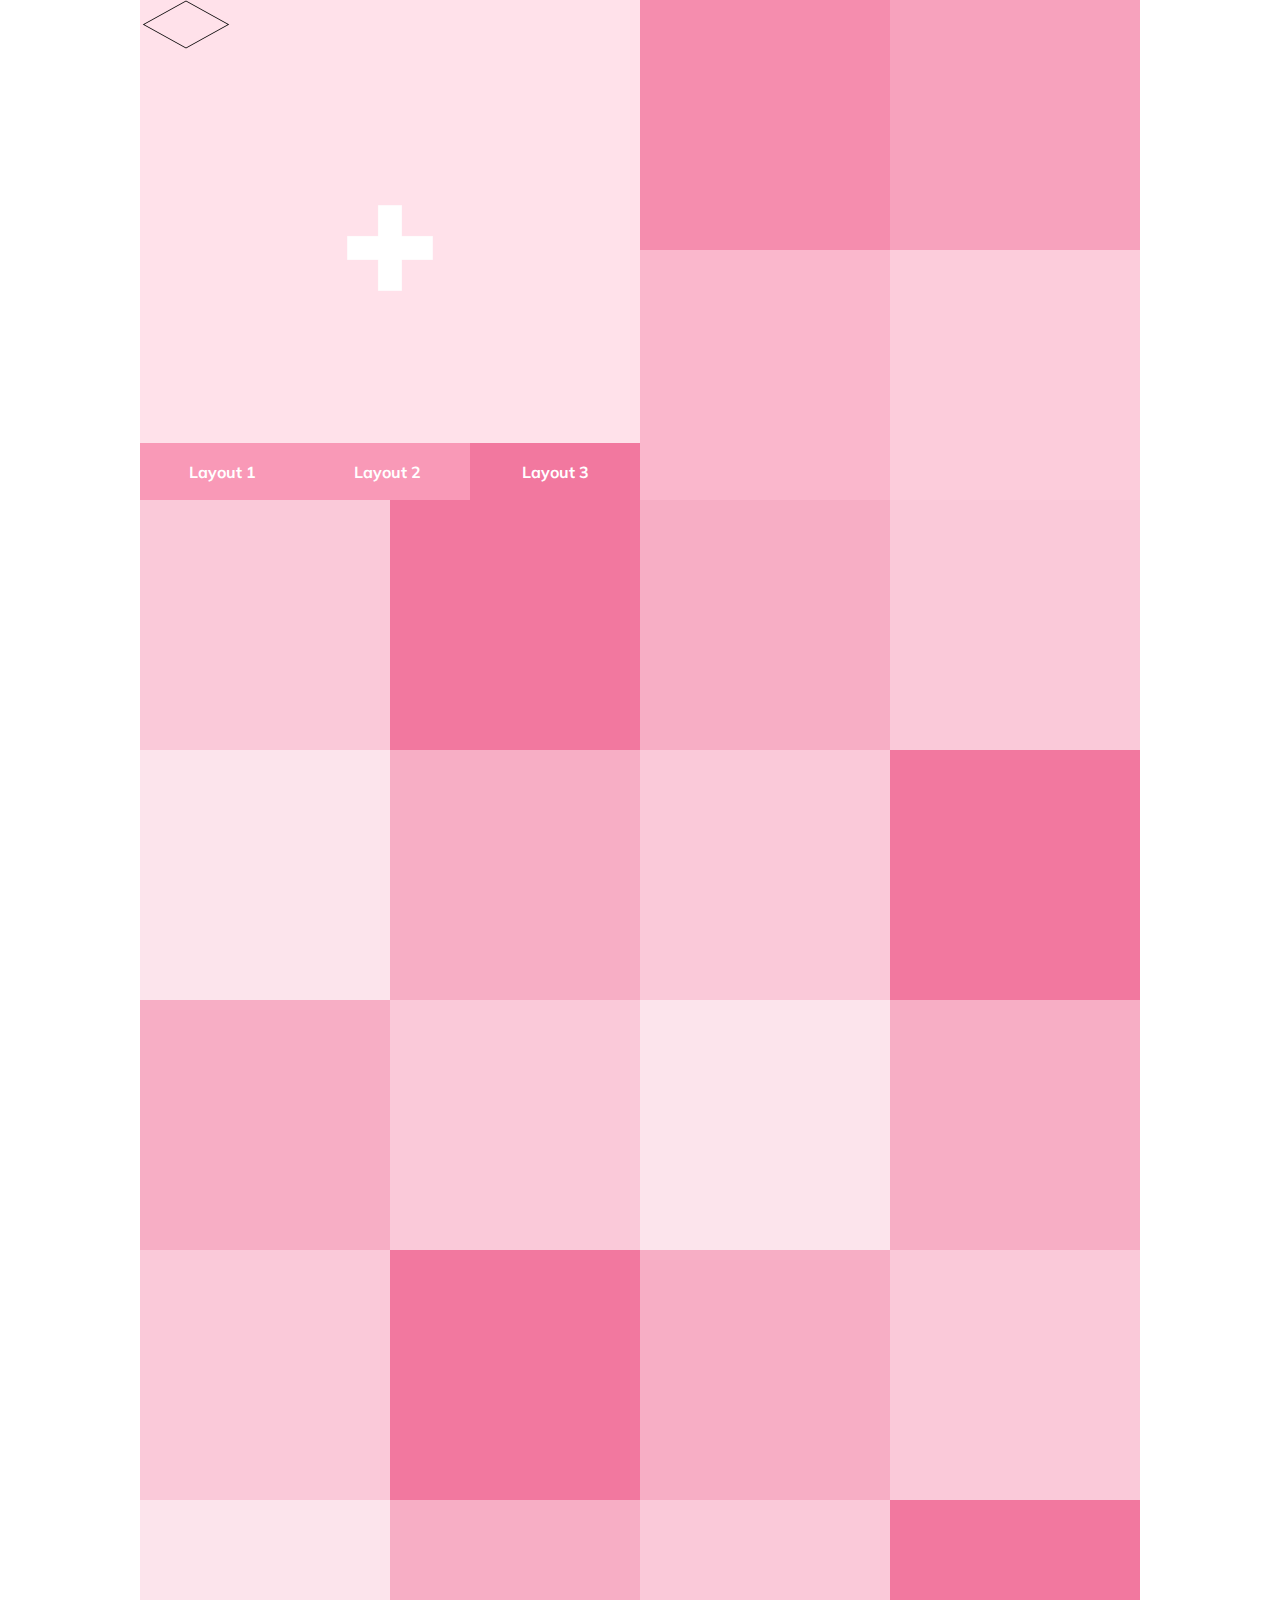
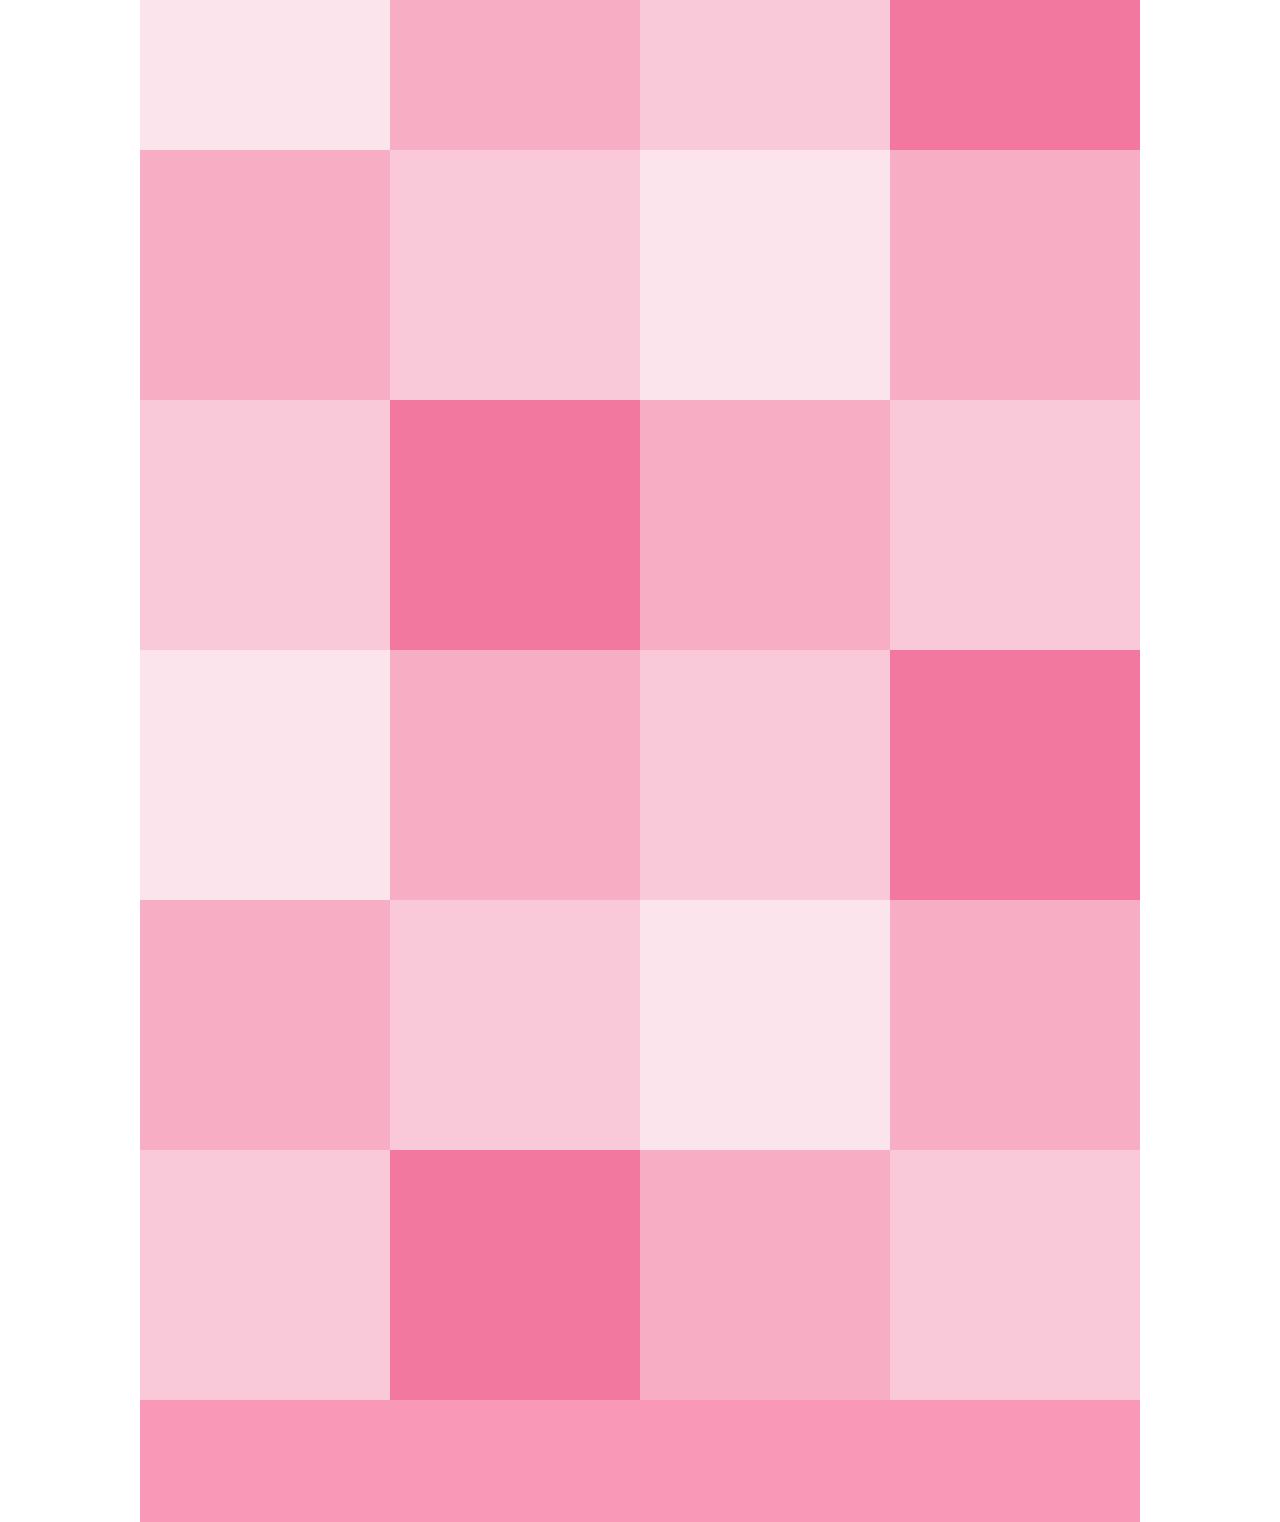
<file: exercises/ex3/layout3.html>
<!DOCTYPE html>
<html lang="en">

<head>
    <meta charset="UTF-8">
    <meta http-equiv="X-UA-Compatible" content="IE=edge">
    <meta name="viewport" content="width=device-width, initial-scale=1.0">
    <link rel="stylesheet" href="css/style.css">
    <link rel="preconnect" href="https://fonts.googleapis.com">
    <link rel="preconnect" href="https://fonts.gstatic.com" crossorigin>
    <link href="https://fonts.googleapis.com/css2?family=Lato:wght@100;300&family=Mulish:wght@200&display=swap"
        rel="stylesheet">
    <link rel="icon" href="images/layout.png">
    <script src="https://ajax.googleapis.com/ajax/libs/jquery/3.2.1/jquery.min.js"></script>
    <title>Layout 3 - Tslil Aharon</title>
</head>

<body id="layout3">
    <section class="wrapper">
        <header>
            <section>
                <a href="index.html">
                    <img src="images/rhombus.png">
                </a>
                <div>
                    <a id="plus">
                        <img src="images/Iplus.png">
                    </a>
                </div>
                <nav>
                    <ul>
                        <li><a href="index.html">Layout 1</a></li>
                        <li><a href="layout2.html">Layout 2</a></li>
                        <li class="selected"><a href="layout3.html">Layout 3</a></li>
                    </ul>
                </nav>
            </section>
            <aside>
                <article></article>
                <article></article>
                <article></article>
                <article></article>
            </aside>
        </header>
        <main>
            <section id="boxes">
            </section>
        </main>
        <footer></footer>
    </section>
    <script src="js/scripts.js"></script>
</body>

</html>
</file>
<file: css/style.css>
* {
    padding: 0;
    margin: 0;
}

body {
    font-family: 'Quicksand', sans-serif;
    display: flex;
    align-items: center;
    flex-direction: column;
    justify-content: center;
    background: linear-gradient(to left, #e88aff8a 0%, #38d4ff85 100%);
}

footer,
article,
section,
main {
    display: block;
}

a {
    text-decoration: none;
}

h1 {
    margin-top: 50px;
    display: flex;
    justify-content: center;
    color: #ffffff;
    font-size: 65px;
    font-weight: 900;
}

h1 span {
    background: linear-gradient(rgba(0, 0, 0, 0) 65%, rgba(255, 255, 255, 0.432) 35%)
}

.container {
    margin-top: 60px;
    display: flex;
    flex-wrap: wrap;
    justify-content: center;
}

.container .item {
    margin: 10px;
    padding: 10px;
    width: 250px;
    height: 120px;
    background: #ffffffa8;
    box-shadow: 0 3px 7px -1px rgba(0, 0, 0, 0.521);
    transition: .5s;
}

.container .item:hover {
    margin: 20px;
    background: #ffffff;
    transform: scale(1.1);
    box-shadow: 0 4px 10px -1px rgba(0, 0, 0, 0.815);
}

.container .item .content {
    text-align: center;
}

.container .item .content h3 {
    font-weight: 700;
    font-size: 24px;
    line-height: 56px;
    color: #000000;
}

.container .item .content a {
    font-weight: 300;
    font-size: 16px;
    color: #363636;
    transition: .5s;
}

.container .item .content a:hover {
    color: #000000;
    transition: .5s;
}

.container .item .content p {
    margin: 5px;
    font-weight: 700;
    font-size: 12px;
    color: #b14989;
}

footer {
    margin-top: 500px;
}

footer p {
    color: #FFFFFF;
    font-weight: 300;
    font-size: 16px;
    line-height: 28px;
}
</file>
<file: exercises/ex2/css/style.css>
* {
    padding: 0;
    margin: 0;
}

body {
    font-family: Mulish, sans-serif;
    background: #FFFFFF;
}

header,
nav,
main,
article,
section,
footer {
    display: block;
}

a {
    text-decoration: none;
}

#hero-section,
#services-section,
#customer-section,
#article-section {
    padding-left: 25px;
}

header {
    width: 100%;
    padding-top: 31px;
}

.logo-style {
    margin-left: 25px;
    padding-left: 12px;
    background: url('../images/anthurium.png') no-repeat;
    background-size: contain;
    display: block;
}

.logo-style span {
    text-transform: uppercase;
    font-weight: bold;
    font-size: 24px;
    margin-left: 25px;
    font-weight: 700;
    color: #000000;
}

nav article {
    margin-top: 30px;
    margin-left: 25px;
    list-style: none;
    width: 350px;
    display: flex;
    justify-content: space-between;
}

nav article a {
    font-weight: 400;
    font-size: 18px;
    line-height: 23px;
    color: #1F1534;
    opacity: .5;
}

nav article a:hover {
    font-weight: 700;
    color: #1F1534;
    opacity: .8;
}

nav article a.selected {
    font-weight: bold;
    color: #000000;
    opacity: 1;
}

/* First section */

#hero-section {
    padding-top: 63px;
    padding-bottom: 100px;
}

.title-background h1 {
    font-weight: 700;
    font-size: 42px;
    line-height: 53px;
    color: #1F1534;
}

.title-background {
    position: relative;
    background: url('../images/Group.png') no-repeat;
    height: 40px;
}

.title-background h1 {
    position: absolute;
    font-weight: 700;
    font-size: 42px;
    line-height: 53px;
    top: 5px;
    left: 25px;
    color: #1F1534;
}

#hero-section h2 {
    margin-top: 63px;
    margin-bottom: 20px;
    font-weight: 700;
    font-size: 36px;
    line-height: 56px;
    color: #000000;
}

#hero-section img {
    display: block;
    max-width: 100%;
    margin-top: 20px;
}

#hero-section .hero-btn {
    margin-top: 23px;
    padding: 15px 40px;
    background-color: #458FF6;
    color: #FFFFFF;
    text-align: center;
    display: inline-block;
    border-radius: 55px;
    font-weight: 700;
    font-size: 18px;
}

#hero-section .hero-btn:hover {
    color: #458FF6;
    background-color: #458ff627;
    transition: .5s;
}

#hero-section article p {
    margin-top: 20px;
    max-width: 693px;
    color: #7D7987;
    font-weight: 300;
    font-size: 21px;
    line-height: 32px;
}

/* Second section */

#services-section {
    margin-bottom: 300px;
}

#services-section section h2 {
    position: relative;
    margin-bottom: 30px;
    font-weight: 700;
    font-size: 36px;
    line-height: 56px;
    color: #000000;
}

#services-section section h2::before {
    content: "";
    position: absolute;
    bottom: -14px;
    background: #000000;
    border-radius: 5px;
    height: 2px;
    width: 56px;
    left: 70px;
}

#services-section section p {
    max-width: 952px;
    color: #7D7987;
    font-weight: 300;
    font-size: 18px;
    line-height: 30px;
    margin-right: 35px;
}

#services-section section h3 {
    font-weight: 700;
    font-size: 24px;
    line-height: 56px;
    color: #000000;
}

#services-section .service-container {
    margin-top: 63px;
    display: flex;
    align-items: center;
}

#services-section .service-container {
    max-width: 1200px;
    display: flex;
    flex-wrap: wrap;
}

#services-section .service-container .item {
    background: #FFFFFF;
    display: flex;
    cursor: pointer;
    flex-direction: column;
    width: 350px;
    height: 354px;
    margin: 37px 34px 10px 0;
    border-radius: 20px;
    box-shadow: 10px 40px 50px rgba(229, 233, 246, 0.4);
}

#services-section .service-container .item .imgBox {
    padding: 47px 1px 24px 38px;
}

#services-section .service-container .item .content {
    color: #000000;
    padding-left: 39px;
}

#services-section .service-container .item .content h3 {
    font-weight: 700;
    font-size: 24px;
    line-height: 56px;
    color: #000000;
}

#services-section .service-container .item .content p {
    max-width: 266px;
    font-weight: 300;
    font-size: 16px;
    line-height: 28px;
    color: #7D7987;
}

.services-btn {
    margin-top: 25px;
    padding: 15px 50px;
    background-color: #FFFFFF;
    color: #458FF6;
    border: 1.4px solid #458FF6;
    text-align: center;
    display: inline-block;
    border-radius: 55px;
    font-weight: 700;
    font-size: 18px;
}

.services-btn:hover {
    background-color: #458FF6;
    color: #FFFFFF;
    transition: .5s;
}

/* Footer */

footer {
    margin-top: 35px;
    width: 100%;
    background: linear-gradient(183.41deg, #67C3F3 -8.57%, #5A98F2 82.96%);
    display: flex;
    flex-direction: column;
}

footer section {
    margin-top: 50px;
    width: 134px;
    display: flex;
    justify-content: space-between;
}

footer a {
    margin-top: 30px;
    margin-left: 20px;
    list-style: none;
    width: 445px;
    display: flex;
    justify-content: space-between;
    font-weight: 700;
    font-size: 20px;
    color: #FFFFFF;
}

footer a:hover {
    color: #1a4fd3;
    transition: .2s;
}

footer .logo-style {
    margin-top: 73px;
}

footer .logo-style span {
    color: #1a4fd3;
}

footer p {
    margin: 130px 0px 50px 25px;
    color: #FFFFFF;
    font-weight: 300;
    font-size: 16px;
    line-height: 28px;
}

/* Third section */

#customer-section {
    padding-top: 63px;
    padding-bottom: 70px;
    max-width: 1125px;
}

#customer-section article {
    background: linear-gradient(183.41deg, #67C3F3 -8.57%, #5A98F2 82.96%);
    margin: 37px 5px 0 0;
    padding: 30px 20px;
    border-radius: 20px;
}

#customer-section article img {
    border: 5px solid #FFFFFF;
    border-radius: 50%;
    margin: 10px 0;
}

#customer-section article p h2 h3 h4 {
    margin: 10px 0;
}

#customer-section article p {
    max-width: 420px;
    font-weight: 400;
    font-size: 19px;
    line-height: 30px;
    color: rgba(255, 255, 255, 0.9);
}

#customer-section article h4 {
    font-weight: 400;
    font-size: 18px;
    line-height: 48px;
    color: rgba(255, 255, 255, 0.85);
}

#customer-section article h2 {
    position: relative;
    margin-bottom: 30px;
    font-weight: 700;
    font-size: 30px;
    line-height: 56px;
    color: #FFFFFF;
}

#customer-section article h3 {
    position: relative;
    font-weight: 700;
    font-size: 20px;
    color: #FFFFFF;
}

#customer-section article h2::before {
    content: "";
    position: absolute;
    bottom: -14px;
    background: #FFFFFF;
    border-radius: 5px;
    height: 2px;
    width: 56px;
    left: 170px;
}

#article-section .services-btn {
    padding: 15px 60px;
    margin-top: 38px;
    margin-bottom: 6px;
}

/* Four section */

#article-section h2 {
    margin-bottom: 30px;
    font-weight: 700;
    font-size: 30px;
    line-height: 56px;
    color: #000000;
}

#article-section .article-container {
    display: flex;
    flex-wrap: wrap;
    max-width: 1191px;
}

#article-section article {
    width: 350px;
    height: 512px;
    background-color: #FFFFFF;
    border-radius: 20px;
    margin: 30px 35px 0 0;
    box-shadow: 10px 40px 50px rgba(229, 233, 246, 0.4);
}

#article-section article img {
    border-radius: 20px 20px 0 0;
    max-width: 100%;
}

#article-section article div {
    padding: 25px;
}

#article-section article div h3 {
    color: #000000;
    font-weight: 700;
    font-size: 21px;
    line-height: 32px;
    margin: 12px 0;
}

#article-section article div p {
    width: 266px;
    height: 84px;
    margin-bottom: 25px;
    font-weight: 300;
    font-size: 16px;
    line-height: 28px;
    color: #7D7987;
}

#article-section article div a {
    margin-bottom: 35px;
    font-weight: 600;
    font-size: 17px;
    line-height: 28px;
    color: #4089ED;
    opacity: 1;
}

#article-section article div a span {
    padding: 5px;
}

#article-section article div a:hover {
    opacity: .5;
    transition: .5s;
}
</file>
<file: exercises/ex3/css/style.css>
* {
    padding: 0;
    margin: 0;
}

body {
    font-family: Mulish, sans-serif;
    background: #FFFFFF;
    overflow-x: hidden;
}

header,
nav,
main,
article,
section,
footer {
    display: block;
}

a {
    text-decoration: none;
}

ul {
    list-style: none;
}

header {
    width: 100%;
}

header nav ul li {
    display: flex;
    align-items: center;
}


/*------Layout 1------*/

#layout1 .wrapper {
    display: flex;
    justify-content: center;
}

#layout1 header {
    padding-top: 29px;
    background: #F9C5D5;
}

#layout1 header>a {
    margin: 27px;
}

#layout1 header div {
    display: flex;
    justify-content: flex-end;
    height: 388px;
}

#layout1 header nav {
    align-self: flex-end;
    width: 730px;
    background: #F999B7;
}

#layout1 nav ul {
    display: flex;
    height: 57px;
}

#layout1 nav ul li a {
    text-align: center;
    width: 243px;
    color: #FFFFFF;
    font-weight: 700;
}

#layout1 header nav ul li.selected {
    background: #F2789F;
}

#layout1 header nav ul li:hover {
    background: #F2789F;
    transition: .5s;
}

#layout1 main section {
    display: flex;
    flex-wrap: wrap;
    justify-content: center;
    padding: 20px;
    width: 1000px;
    height: 490px;
    background: #f999b71a;
}

#layout1 main section article:nth-child(1) {
    margin-right: 152px;
    width: 93px;
    height: 32px;
    background: #F2789F;
}

#layout1 main section article:nth-child(2) {
    margin-right: 25px;
    margin: 6px;
    width: 335px;
    height: 388px;
    background: #F2789F;
}

#layout1 main section article:nth-child(3) {
    margin: 6px;
    width: 336px;
    height: 337px;
    background: #F2789F;
}

#layout1 main section article:hover {
    background: #DDA0DD;
    transition: .5s;
}

#layout1 footer {
    max-width: 100%;
    height: 122px;
    background: #FEE3EC;
}


/*------Layout 2------*/

#layout2 header {
    padding: 28px 0 110px 25px;
    background: #F9C5D5;
}

#layout2 .wrapper {
    display: flex;
    justify-content: center;
}

#layout2 nav {
    display: flex;
    justify-content: center;
    height: 1687px;
    width: 274px;
    background: #F9C5D5;
}

#layout2 nav ul li {
    height: 134px;
    width: 274px;
}

#layout2 nav ul li a {
    margin-left: 10px;
    line-height: 130px;
    padding-top: 30px;
    color: #FFFFFF;
    font-weight: 700;
}

#layout2 nav ul li.selected {
    background: #F2789F;
}

#layout2 nav ul li:hover {
    background: #F2789F;
    transition: .5s;
}

#layout2 .wrapper>section {
    padding: 0px 30px;
    width: 750px;
    display: flex;
    flex-wrap: wrap;
    background: #f999b71a;
}

#layout2 .wrapper>section article {
    margin-right: 30px;
    width: 338px;
    height: 338px;
    background: #F2789F;
}

#layout2 .wrapper>section article:hover {
    background: #DDA0DD;
    transition: .5s;
}

#layout2 .wrapper aside section {
    display: flex;
    justify-content: center;
    height: 1647px;
    width: 274px;
    background: #F9C5D5;
    padding: 20px;
}

#layout2 .wrapper aside section article:nth-child(1) {
    position: absolute;
    width: 123px;
    height: 126px;
    background: #F2789F;
    align-self: flex-end;
}

#layout2 .wrapper aside section article:nth-child(2) {
    width: 123px;
    height: 341px;
    margin-left: 100px;
    background: #F2789F;
    align-self: flex-start;
}

#layout2 .wrapper aside section article:hover {
    background: #DDA0DD;
    transition: .5s;
}

#layout2 .wrapper>section article:nth-child(3) {
    margin-top: -200px;
}

#layout2 .wrapper>section article:nth-child(4) {
    margin-top: 50px;
}

#layout2 .wrapper>section article:nth-child(5) {
    margin-top: -520px;
}

#layout2 footer {
    margin: 0 auto;
    max-width: 1400px;
    height: 122px;
    background: #F999B7;
}

@media screen and (max-width: 1384px) {
    #layout2 .wrapper>section {
        padding: 0 5px;
    }
}


/*------Layout 3------*/

#layout3 .wrapper {
    display: flex;
    flex-wrap: wrap;
    flex-direction: column;
    align-items: center;
}

#layout3 .wrapper header {
    display: flex;
    background: #ffe1ea;
    width: 1000px;
}

#layout3 .wrapper header section {
    display: flex;
    flex-direction: column;
    justify-content: space-between;
}

#layout3 header>a {
    margin: 27px;
}

#layout3 #plus {
    cursor: pointer;
}

#layout3 header div a {
    display: flex;
    justify-content: center;
}

#layout3 header nav {
    align-self: flex-end;
    width: 500px;
    background: #F999B7;
}

#layout3 nav ul {
    display: flex;
    flex-wrap: wrap;
    width: 100%;
    height: 57px;
}

#layout3 nav ul li {
    width: 33%;
}

#layout3 nav ul li a {
    text-align: center;
    color: #FFFFFF;
    width: 100%;
    font-weight: 700;
}

#layout3 header nav ul li.selected {
    background: #F2789F;
    width: 34%;
}

#layout3 header nav ul li:hover {
    background: #F2789F;
    transition: .5s;
}

#layout3 .wrapper aside {
    display: flex;
    flex-wrap: wrap;
}

#layout3 section aside article {
    width: 250px;
    height: 250px;
    background: #F2789F;
}

#layout3 section aside article:nth-child(1) {
    opacity: 0.8
}

#layout3 section aside article:nth-child(2) {
    opacity: 0.6
}

#layout3 section aside article:nth-child(3) {
    opacity: 0.4
}

#layout3 section aside article:nth-child(4) {
    opacity: 0.2
}

#layout3 .wrapper main #boxes {
    display: flex;
    flex-wrap: wrap;
    justify-content: center;
    max-width: 1000px;
}

#layout3 .wrapper main #boxes article {
    width: 250px;
    height: 250px;
    background: #F2789F;
}

#layout3 .wrapper header aside article:hover {
    background: #DDA0DD;
    transition: .5s;
}

#layout3 .wrapper main #boxes article:hover {
    background: #DDA0DD;
    transition: .5s;
}

#layout3 .wrapper #boxes article:nth-child(2n-1) {
    opacity: 0.2;
}

#layout3 .wrapper #boxes article:nth-child(3n-2) {
    opacity: 0.4;
}

#layout3 .wrapper #boxes article:nth-child(3n-3) {
    opacity: 0.6;
}

#layout3 .wrapper footer {
    height: 122px;
    width: 1000px;
    background: #F999B7;
}


@media screen and (max-width: 1000px) {
    #layout3 .wrapper header {
        width: 500px;
        flex-direction: column;
    }

    #layout3 .wrapper header section {
        height: 400px;
    }

    #layout3 .wrapper #boxes {
        width: 500px;
    }

    #layout3 .wrapper footer {
        width: 500px;
    }

    #layout3 header section a {
        display: flex;
        justify-content: center;
        padding: 20px;
    }

    #layout3 nav ul {
        height: 100%;
    }

    #layout3 nav ul li {
        width: 33%;
    }

    #layout3 header nav ul li.selected {
        width: 34%;
    }
}
</file>
<file: exercises/ex4/css/style.css>
* {
    padding: 0;
    margin: 0;
}

header,
nav,
main,
article,
section,
footer {
    display: block;
}

a {
    text-decoration: none;
}

ul {
    list-style: none;
}

.wrapper {
    margin-top: 25px;
}

.form-check-input:checked {
    background-color: #dea6ff;
    border-color: #dea6ff;
}

.form-text {
    font-size: .700em;
}

#Firstform {
    background: radial-gradient(#76d4ff, #dea6ff);
    min-height: 100%;
}

body {
    font-family: 'Plus Jakarta Sans', sans-serif;
    background: transparent;
    overflow-x: hidden;
}

.primary {
    padding: 100px;
    margin-top: 90px;
    max-width: 600px;
    box-shadow: 0px 50px 30px -30px rgba(67, 67, 67, 0.29);
    background: radial-gradient(#00000015, #00000024);
}

.navbar-brand {
    font-family: 'Monoton', cursive;
    font-size: 1.8em;
}

.title {
    text-transform: uppercase;
    text-align: center;
    margin-bottom: 30px;
    color: #dea6ff;
    font-weight: 300;
    font-size: 24px;
    letter-spacing: 1px;
}

.description {
    text-align: center;
    color: #666;
    margin-bottom: 30px;
}

#edit {
    background-image: url("../assets/images/Animated\ Shape\ \(1\).svg");
    background-size: cover;
    background-attachment: fixed;
}

.form-check-label {
    font-size: 15px;
    color: #333333;
}

label {
    font-size: 18px;
    color: #333333;
}

.button,
.rerun-button {
    margin: 25px;
    padding: 10px 20px;
    border-radius: 3px;
    background: #dea6ff;
    color: #fff;
    text-transform: uppercase;
    letter-spacing: 1px;
    cursor: pointer;
}

.button {
    display: inline-block;
}

.rerun-button {
    display: none;
    border: 1px solid #dea6ff;
}

.button:hover,
.rerun-button:hover {
    padding: 9px 19px;
    border: 1px solid #76d4ff;
    color: #76d4ff;
    background: #fff;
    transition: .5s;

}

.text-center {
    text-align: center;
}

.modal-wrap {
    max-width: 600px;
    margin: 50px auto;
    transition: transform 300ms ease-in-out;
}

.modal-header {
    height: 45px;
    background-color: #fff;
    background-image: linear-gradient(90deg, transparent 79px,
            #dea6ff 79px, #dea6ff 81px, transparent 81px),
        linear-gradient(rgba(238, 238, 238, 0.475) .1em, transparent .1em);
    border-bottom: 1px solid #ccc;
    display: flex;
    justify-content: center;
    align-items: center;
}

.modal-header span {
    display: block;
    height: 12px;
    width: 12px;
    margin: 5px;
    border-radius: 50%;
    background: rgba(0, 0, 0, 0.2);
}

.modal-header span.is-active {
    background: #dea6ff;
}

.modal-bodies {
    position: relative;
    perspective: 1000px;
}

.modal-body {
    background-color: #fff;
    background-image: linear-gradient(90deg, transparent 79px, #dea6ff 79px, #dea6ff 81px, transparent 81px),
        linear-gradient(rgb(246, 246, 246) .1em, transparent .1em);
    background-size: 100% 3.2em;
    padding: 40px 65px 40px 90px;
    box-shadow: 0px 50px 30px -30px rgba(0, 0, 0, 0.3);
    margin-bottom: 50px;
    position: absolute;
    top: 0;
    display: none;
    box-sizing: border-box;
    width: 100%;
    transform-origin: top left;
}

.modal-body.is-showing {
    display: block;
}

.animate-out {
    -webkit-animation: out 600ms ease-in-out forwards;
    animation: out 600ms ease-in-out forwards;
}

.animate-in {
    -webkit-animation: in 500ms ease-in-out forwards;
    animation: in 500ms ease-in-out forwards;
    display: block;
}

.animate-up {
    transform: translateY(-900px) rotate(30deg);
}

@-webkit-keyframes out {
    0% {
        transform: translateY(0px) rotate(0deg);
    }

    60% {
        transform: rotate(60deg);
    }

    100% {
        transform: translateY(800px) rotate(10deg);
    }
}

@keyframes out {
    0% {
        transform: translateY(0px) rotate(0deg);
    }

    60% {
        transform: rotate(60deg);
    }

    100% {
        transform: translateY(800px) rotate(10deg);
    }
}

@-webkit-keyframes in {
    0% {
        opacity: 0;
        transform: rotateX(-90deg);
    }

    100% {
        opacity: 1;
        transform: rotateX(0deg);
    }
}

@keyframes in {
    0% {
        opacity: 0;
        transform: rotateX(-90deg);
    }

    100% {
        opacity: 1;
        transform: rotateX(0deg);
    }
}
</file>
